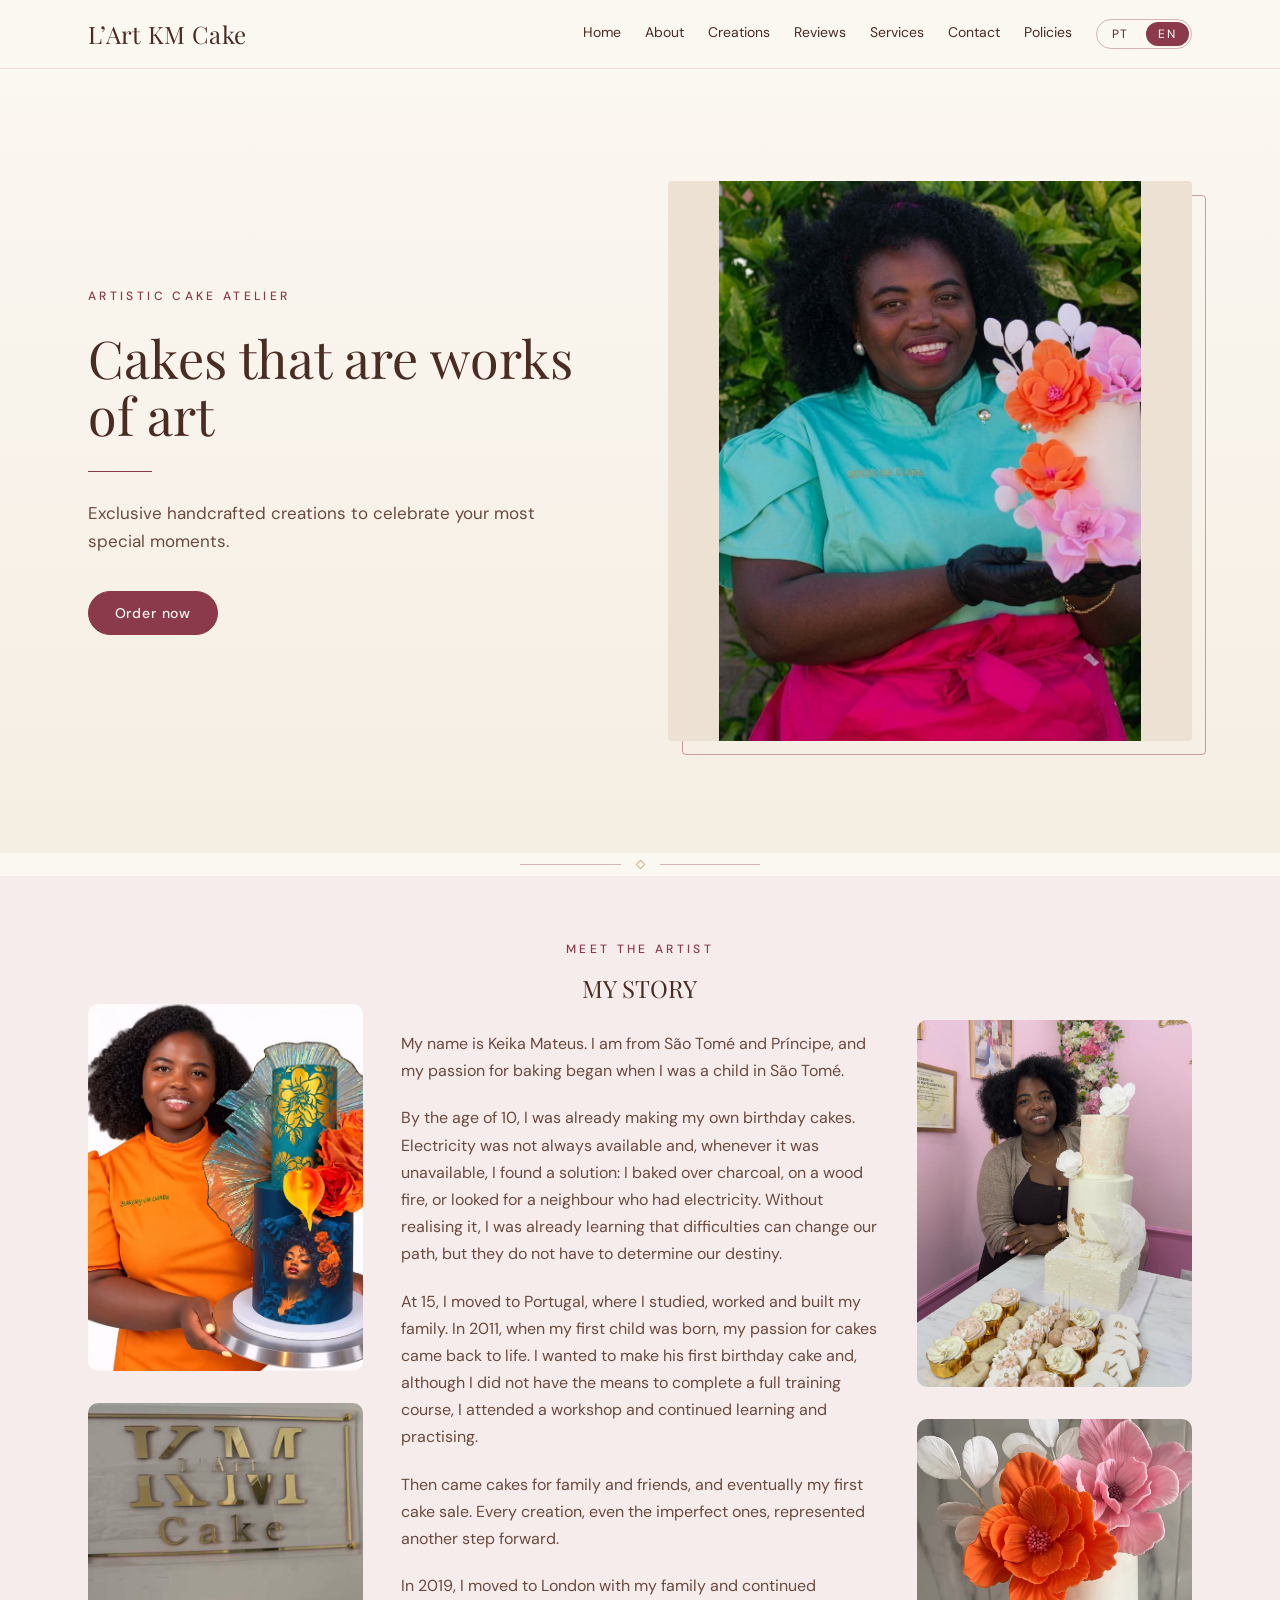
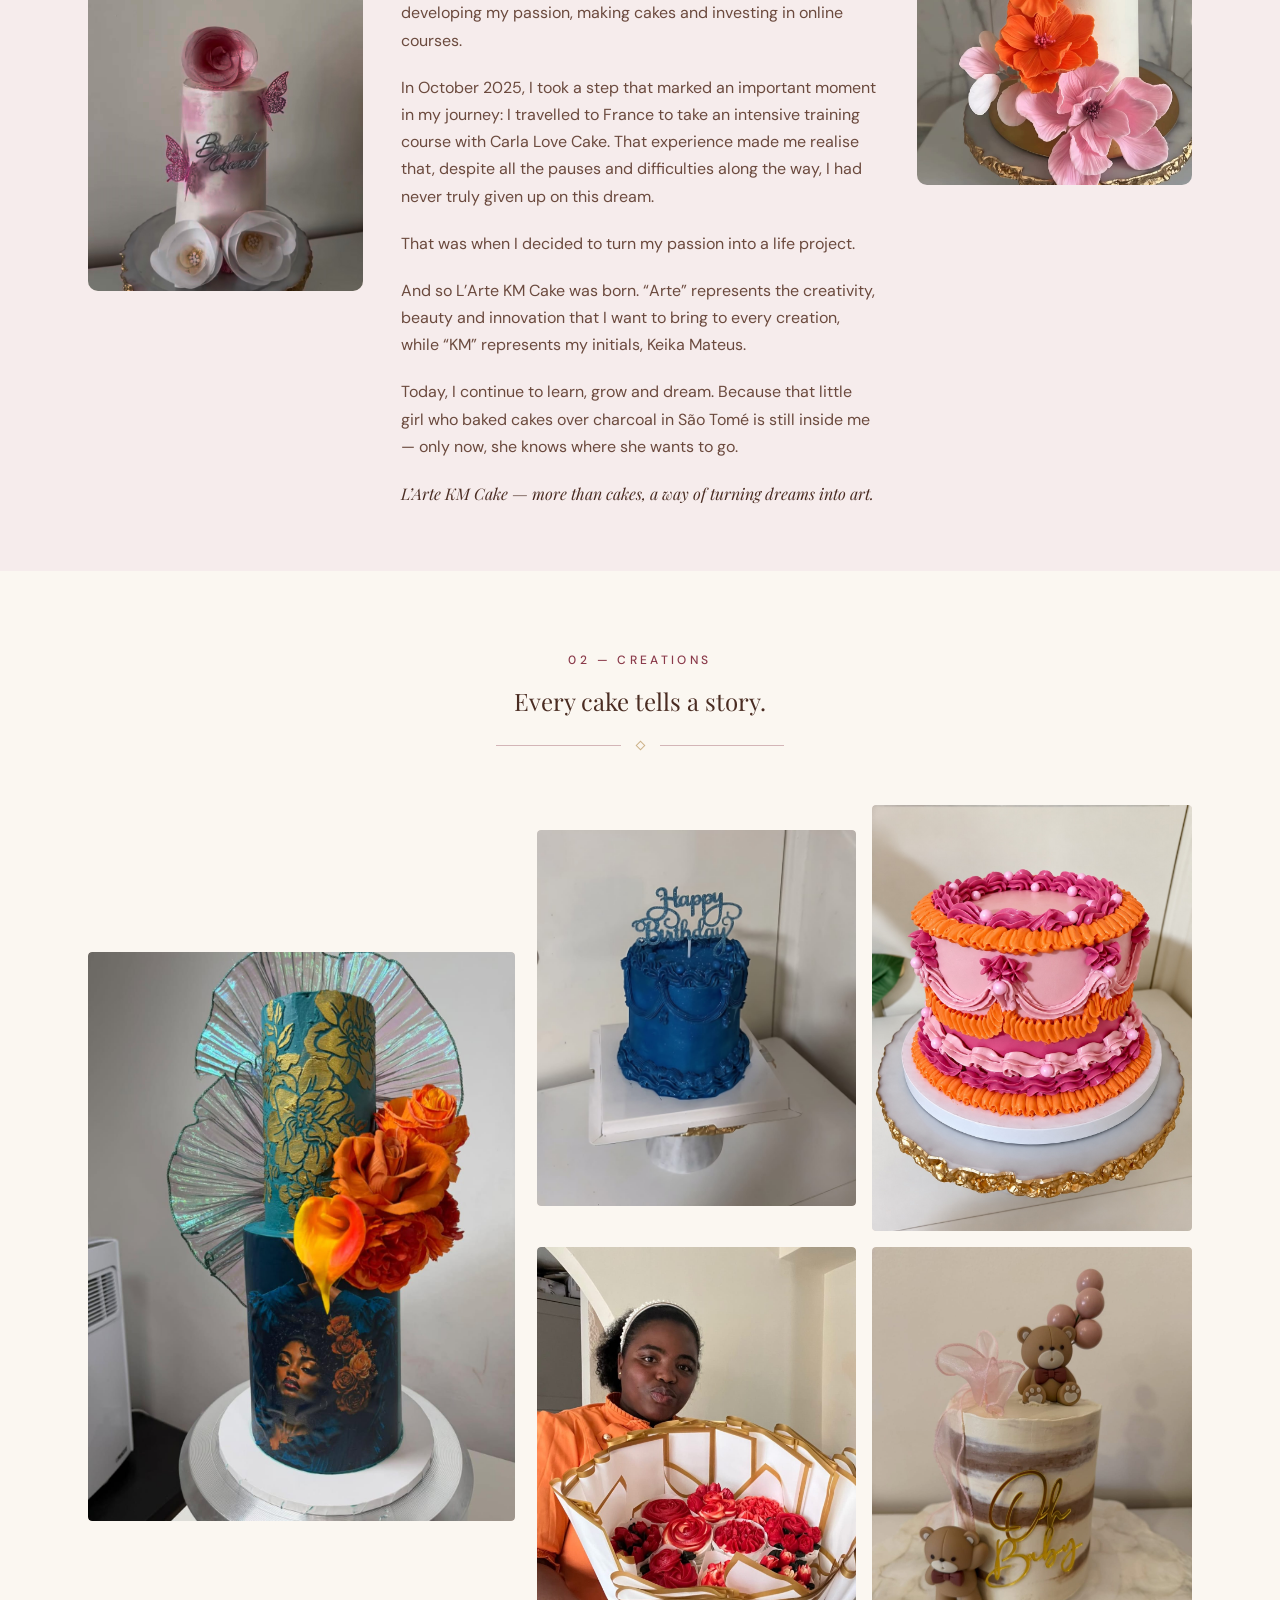
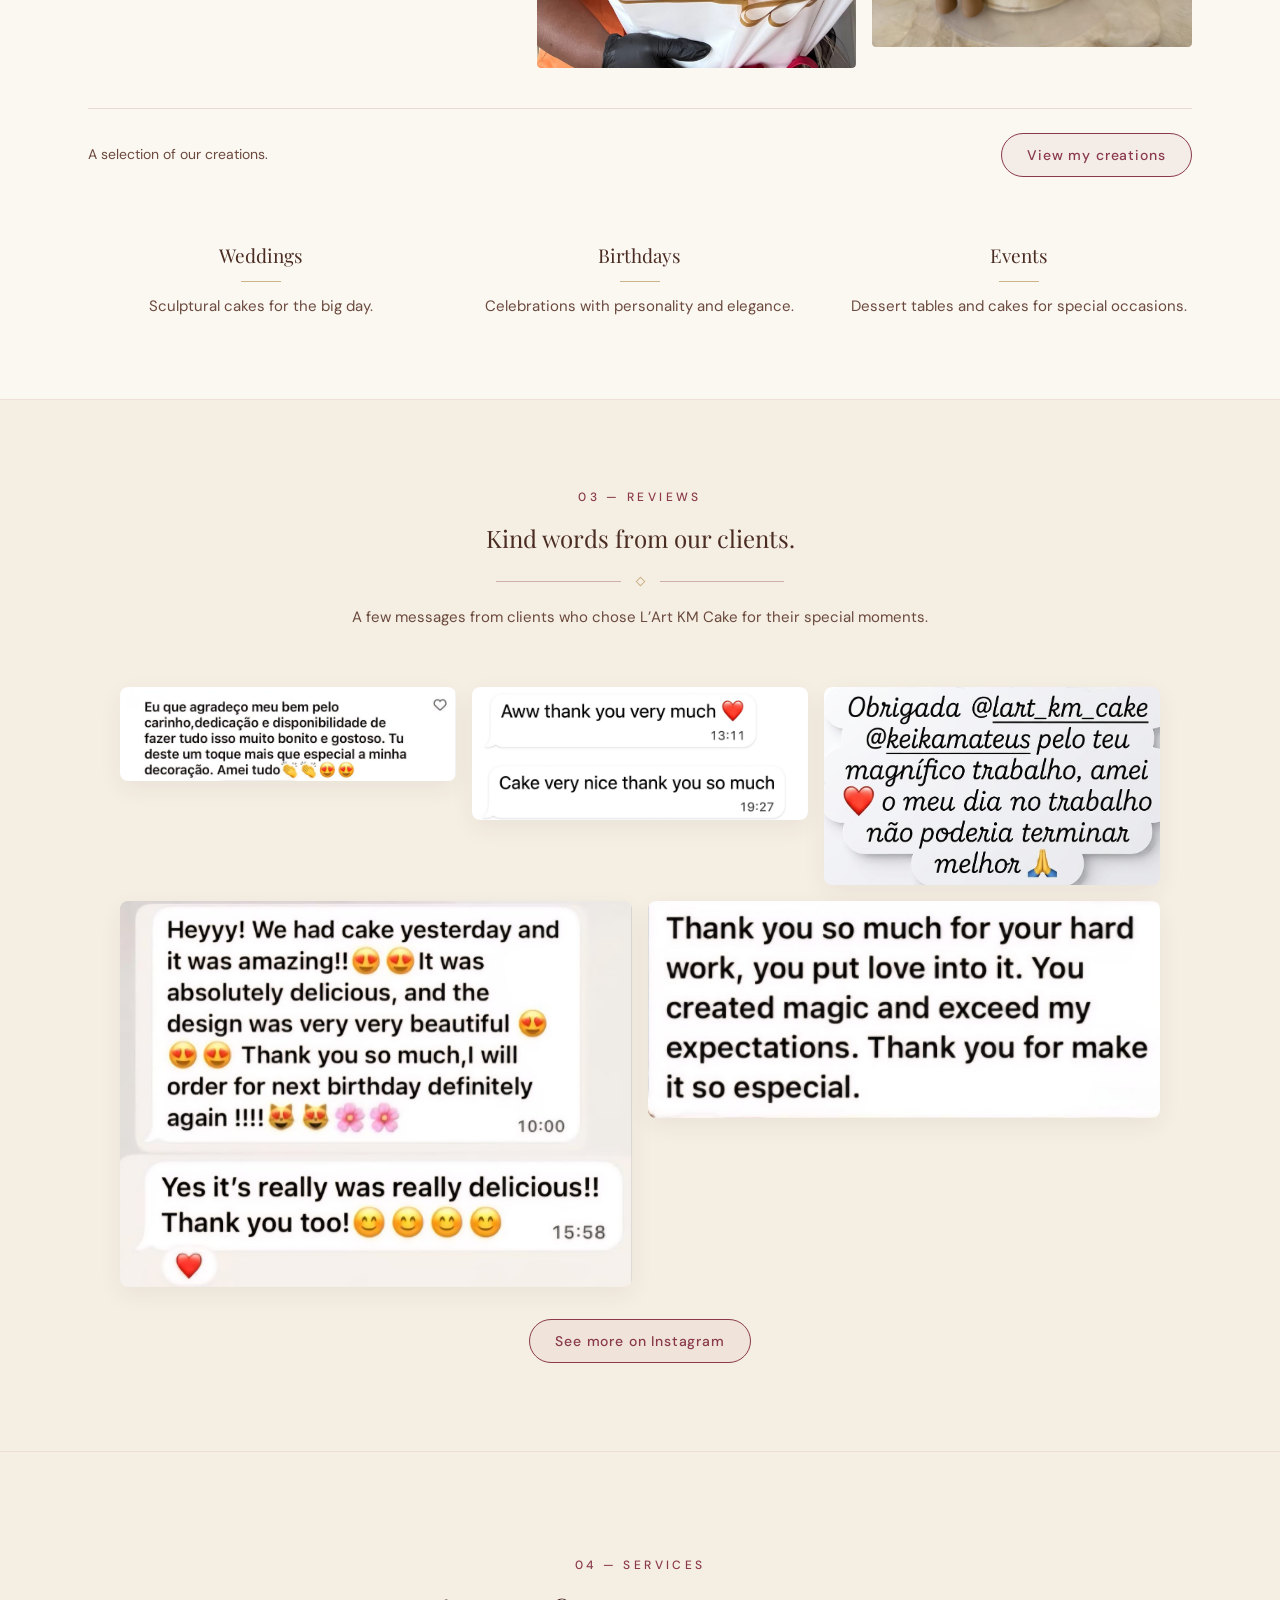
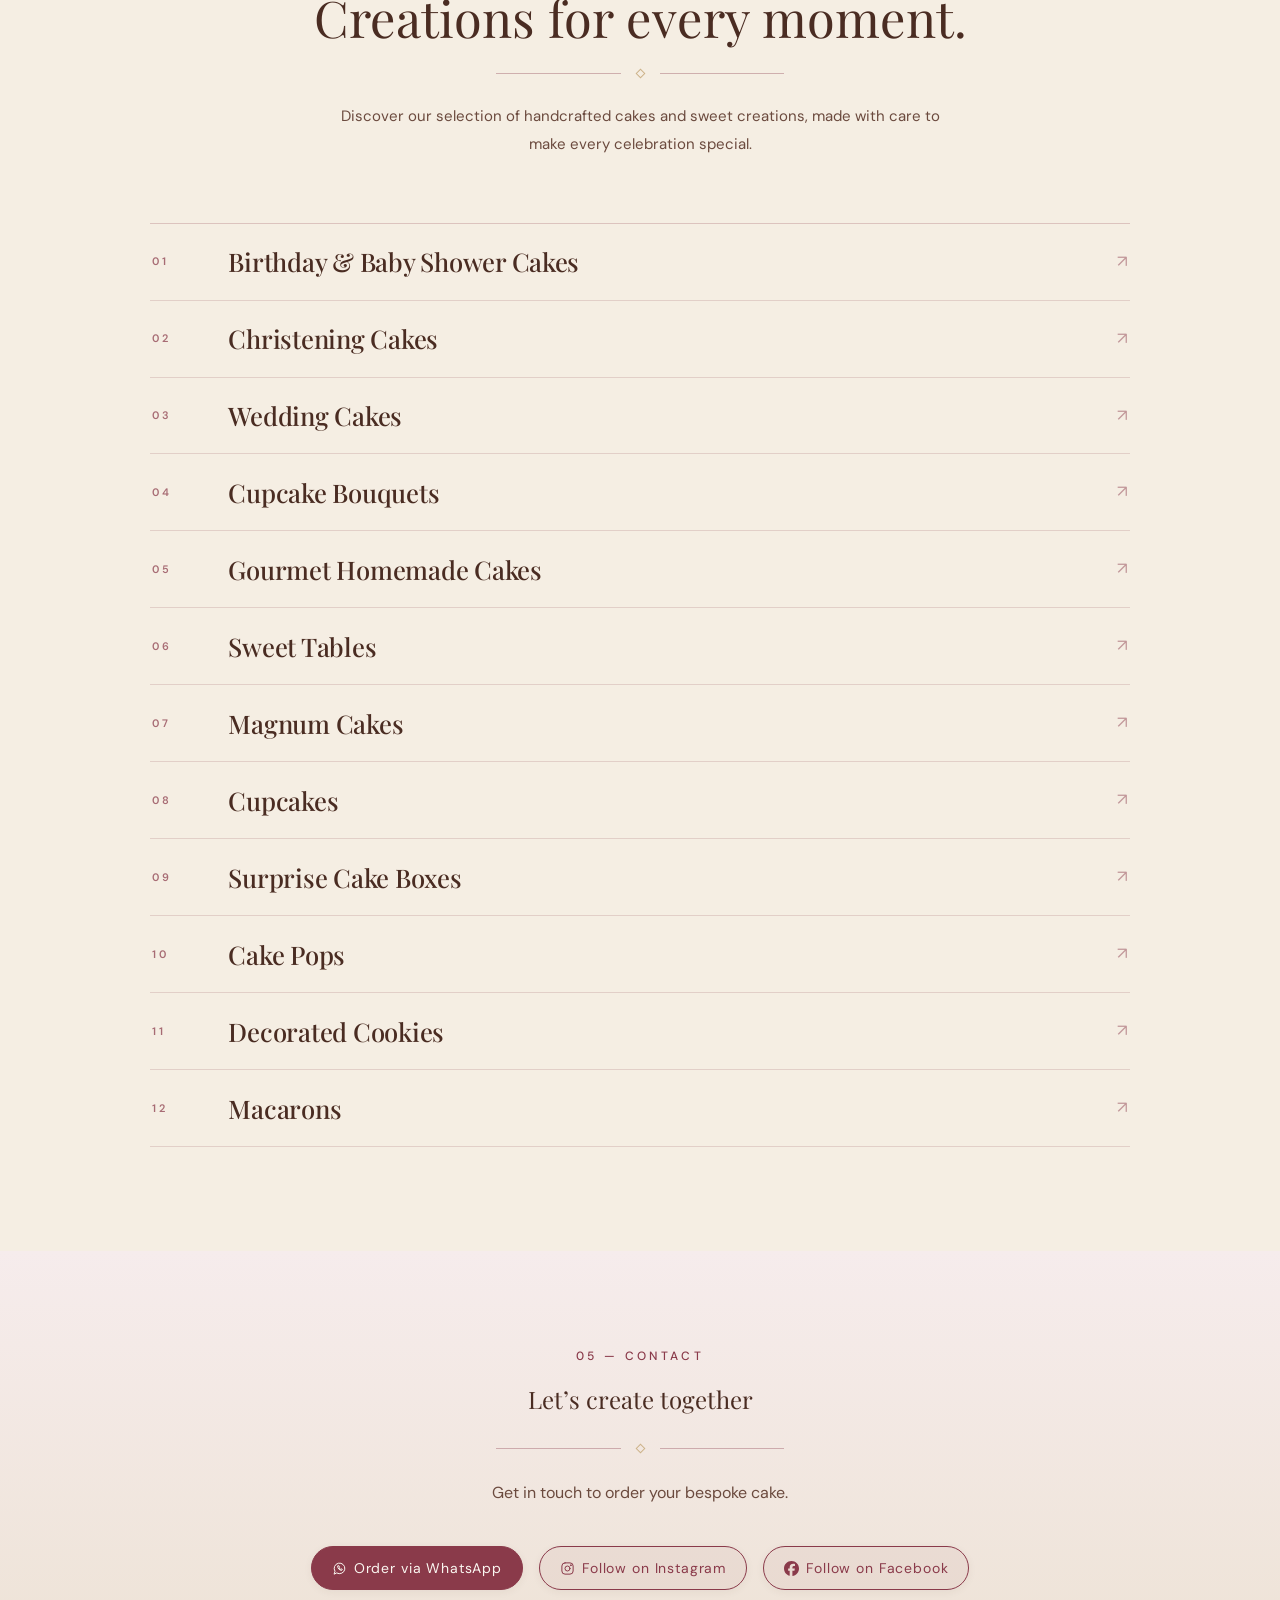
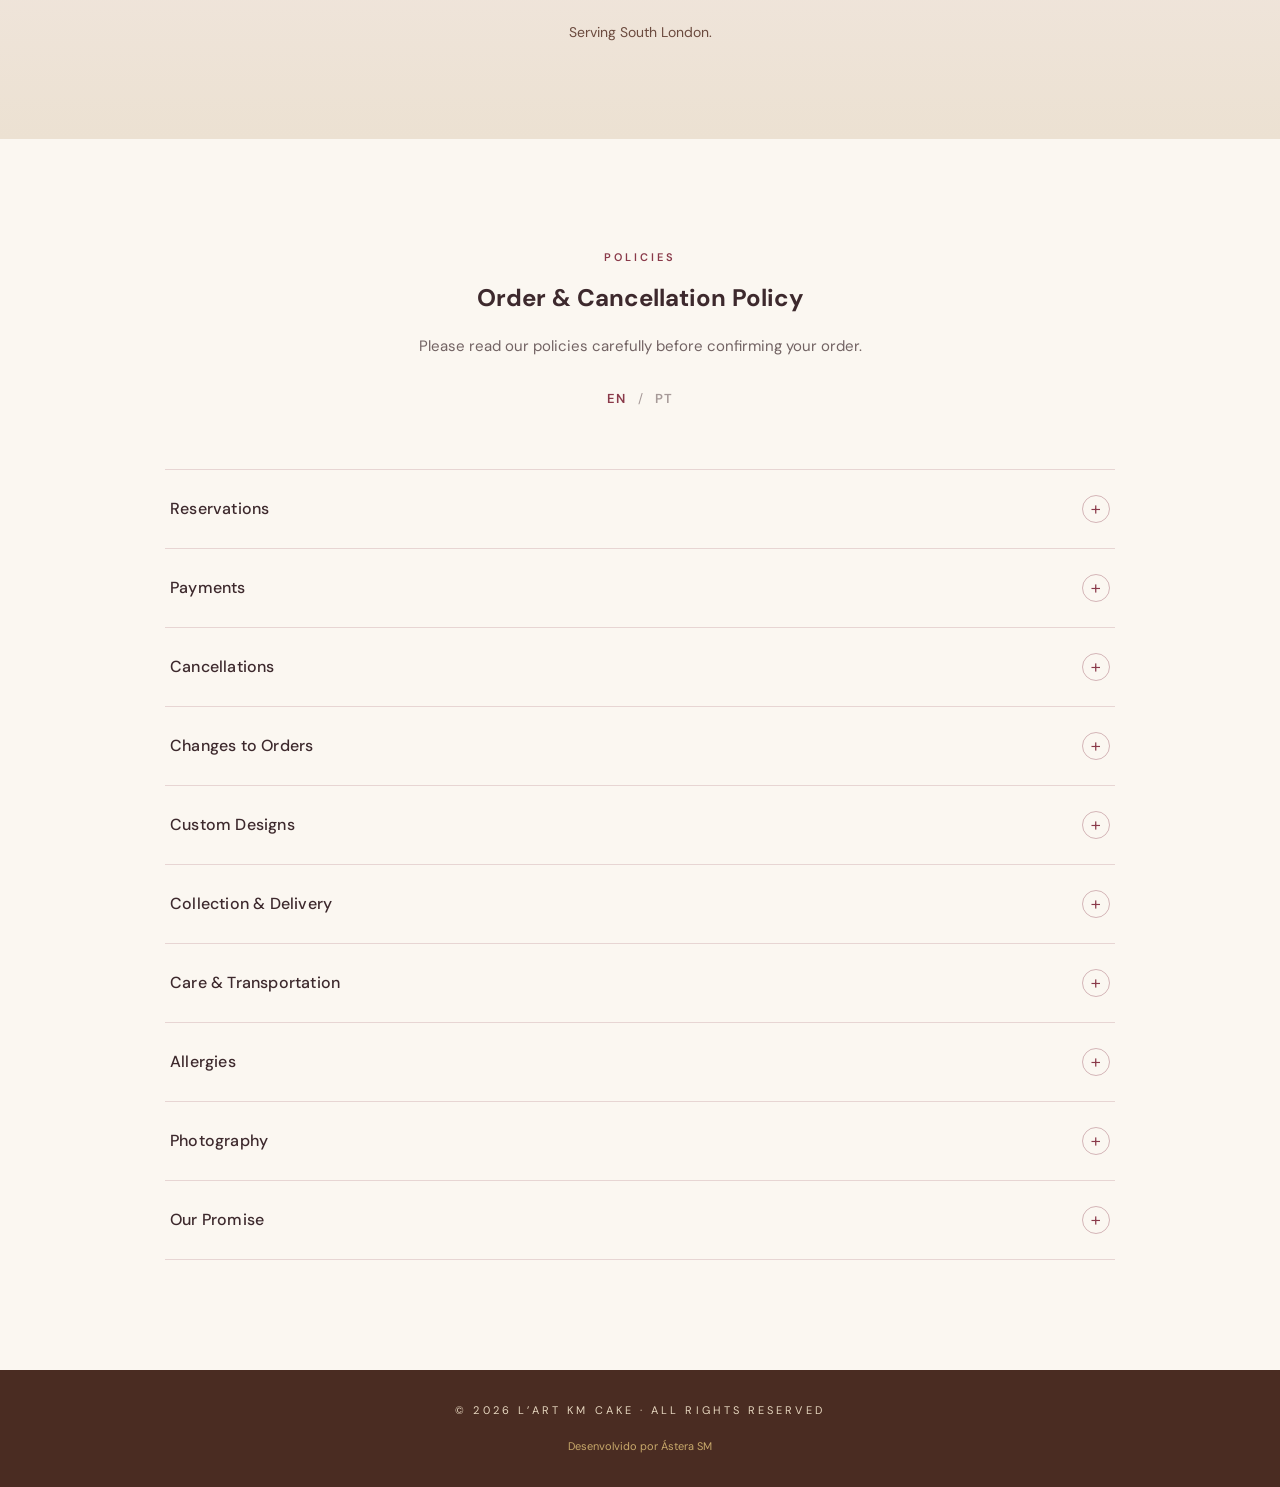
<file: index.html>
<!DOCTYPE html>

<html lang="en" data-lang="en">
<head>
  <meta charset="UTF-8">
  <meta name="viewport" content="width=device-width, initial-scale=1.0">
  <title>L'Art KM Cake | Bespoke Cakes in South London</title>
  <meta name="description" content="L'Art KM Cake — artistic, handcrafted bespoke cakes for birthdays, weddings and events in South London.">
  <link rel="canonical" href="https://lartkmcake.co.uk/">

  <meta property="og:type" content="website">
  <meta property="og:title" content="L'Art KM Cake | Bespoke Cakes in South London">
  <meta property="og:description" content="Exclusive handcrafted creations to celebrate your most special moments.">
  <meta property="og:url" content="https://lartkmcake.co.uk/">
  <meta property="og:image" content="https://lartkmcake.co.uk/images/hero/hero-image.jpg">

  <link rel="icon" href="images/logo/favicon.png">

  <link rel="preconnect" href="https://fonts.googleapis.com">
  <link rel="preconnect" href="https://fonts.gstatic.com" crossorigin>
  <link href="https://fonts.googleapis.com/css2?family=DM+Sans:wght@400;500&family=Playfair+Display:ital,wght@0,400;0,500;1,400&display=swap" rel="stylesheet">
  <link rel="stylesheet" href="style.css">
</head>
<body>

  <a class="skip-link" href="#main"><span class="pt">Saltar para o conteúdo</span><span class="en">Skip to content</span></a>

  <header class="site-header">
    <div class="container header-inner">
      <a class="brand serif" href="#inicio">L’Art KM Cake</a>

      <div class="header-right">
        <nav id="site-nav" class="nav" aria-label="Main / Principal">
          <a href="#inicio" class="nav-link"><span class="pt">Início</span><span class="en">Home</span></a>
          <a href="#sobre" class="nav-link"><span class="pt">Sobre</span><span class="en">About</span></a>
          <a href="#criacoes" class="nav-link"><span class="pt">Criações</span><span class="en">Creations</span></a>
          <a href="#reviews" class="nav-link"><span class="pt">Depoimentos</span><span class="en">Reviews</span></a>
          <a href="#servicos" class="nav-link"><span class="pt">Serviços</span><span class="en">Services</span></a>
          <a href="#contato" class="nav-link"><span class="pt">Contato</span><span class="en">Contact</span></a>
          <a href="#policies" class="nav-link"><span class="pt">Políticas</span><span class="en">Policies</span></a>
        </nav>

        <div class="lang-switch" role="group" aria-label="Idioma / Language">
          <button type="button" class="lang-btn" data-lang-set="pt" aria-pressed="false">PT</button>
          <button type="button" class="lang-btn" data-lang-set="en" aria-pressed="true">EN</button>
        </div>

        <button type="button" class="menu-toggle" aria-controls="site-nav" aria-expanded="false" aria-label="Menu">
          <span class="menu-bar"></span><span class="menu-bar"></span><span class="menu-bar"></span>
        </button>
      </div>
    </div>
  </header>

  <main id="main">

    <section id="inicio" class="hero">
      <div class="container hero-grid">
        <div class="hero-text rise">
          <p class="label"><span class="pt">Ateliê de bolos artísticos</span><span class="en">Artistic cake atelier</span></p>
          <h1 class="serif">
            <span class="pt">Bolos que são obras de arte</span>
            <span class="en">Cakes that are works of art</span>
          </h1>
          <div class="rule" aria-hidden="true"></div>
          <p class="hero-sub">
            <span class="pt">Criações exclusivas e feitas à mão para celebrar os seus momentos mais especiais.</span>
            <span class="en">Exclusive handcrafted creations to celebrate your most special moments.</span>
          </p>
          <div class="hero-cta">
            <a class="btn btn-primary" href="https://wa.me/message/HSHELMUKQOTOE1" target="_blank" rel="noopener noreferrer">
              <span class="pt">Encomendar</span><span class="en">Order now</span>
            </a>
          </div>
        </div>

        <div class="frame rise" style="animation-delay:.2s">
          <img width="892" height="1185" class="hero-img" src="images/hero/hero-image.jpg" alt="Bolo vertical decorado com flores cor-de-rosa e laranja / Tall cake decorated with pink and orange flowers">
        </div>
      </div>
    </section>

    <div class="divider section-divider" aria-hidden="true"><span></span></div>

    <section id="sobre" class="about">
      <div class="container about-editorial">

        <div class="about-photo-one">
          <img width="1440" height="1598" src="images/about/about-1-kitchen.jpg" loading="lazy" alt="Woman sprinkling flour on dough in a cozy kitchen. Rustic ambiance with a focus on homemade cooking.">
          <img width="720" height="1280" class="about-added-image" src="images/about/about-2-pink-cake.jpg" loading="lazy" alt="Pink and white birthday cake with floral decorations and a butterfly topper.">
        </div>

        <div class="about-copy">
          <div class="about-head">
            <p class="label">MEET THE ARTIST</p>
            <h2 class="serif"><span class="pt">MINHA HISTÓRIA</span><span class="en">MY STORY</span></h2>
          </div>

          <div class="pt story">
            <p>O meu nome é Keika Mateus, sou são-tomense e a minha paixão pela confeitaria começou ainda em criança, em São Tomé.</p>
            <p>Por volta dos 10 anos, já fazia os meus próprios bolos de aniversário. Nem sempre havia eletricidade e, quando faltava, eu encontrava uma solução: assava no carvão, no fogo de lenha ou procurava uma vizinha que tivesse eletricidade. Sem perceber, começava ali a aprender que as dificuldades podem mudar o caminho, mas não precisam de determinar o nosso destino.</p>
            <p>Aos 15 anos, mudei-me para Portugal, onde estudei, trabalhei e construí a minha família. Em 2011, com o nascimento do meu primeiro filho, a paixão pelos bolos voltou a ganhar força. Queria fazer o seu primeiro bolo de aniversário e, mesmo sem condições para uma formação completa, fiz um workshop e continuei a aprender e a praticar.</p>
            <p>Vieram os bolos para familiares, amigos e, depois, o meu primeiro bolo vendido. Cada criação, mesmo imperfeita, representava mais um passo.</p>
            <p>Em 2019, mudei-me com a minha família para Londres e continuei a desenvolver esta paixão, fazendo bolos e investindo em cursos online.</p>
            <p>Em outubro de 2025, dei um passo que marcou a minha caminhada: viajei até França para fazer uma formação intensiva com a Carla Love Cake. Essa experiência fez-me perceber que, apesar de todas as pausas e dificuldades, eu nunca tinha desistido verdadeiramente deste sonho.</p>
            <p>Foi então que decidi transformar a minha paixão num projeto de vida.</p>
            <p>Assim nasceu a L’Arte KM Cake. “Arte” representa a criatividade, beleza e inovação que quero transmitir em cada criação, e “KM” são as minhas iniciais, Keika Mateus.</p>
            <p>Hoje, continuo a aprender, a crescer e a sonhar. Porque aquela menina que assava bolos no carvão em São Tomé continua dentro de mim — só que agora sabe onde quer chegar.</p>
            <p class="story-close">L’Arte KM Cake — mais do que bolos, uma forma de transformar sonhos em arte.</p>
          </div>

          <div class="en story">
            <p>My name is Keika Mateus. I am from São Tomé and Príncipe, and my passion for baking began when I was a child in São Tomé.</p>
            <p>By the age of 10, I was already making my own birthday cakes. Electricity was not always available and, whenever it was unavailable, I found a solution: I baked over charcoal, on a wood fire, or looked for a neighbour who had electricity. Without realising it, I was already learning that difficulties can change our path, but they do not have to determine our destiny.</p>
            <p>At 15, I moved to Portugal, where I studied, worked and built my family. In 2011, when my first child was born, my passion for cakes came back to life. I wanted to make his first birthday cake and, although I did not have the means to complete a full training course, I attended a workshop and continued learning and practising.</p>
            <p>Then came cakes for family and friends, and eventually my first cake sale. Every creation, even the imperfect ones, represented another step forward.</p>
            <p>In 2019, I moved to London with my family and continued developing my passion, making cakes and investing in online courses.</p>
            <p>In October 2025, I took a step that marked an important moment in my journey: I travelled to France to take an intensive training course with Carla Love Cake. That experience made me realise that, despite all the pauses and difficulties along the way, I had never truly given up on this dream.</p>
            <p>That was when I decided to turn my passion into a life project.</p>
            <p>And so L’Arte KM Cake was born. “Arte” represents the creativity, beauty and innovation that I want to bring to every creation, while “KM” represents my initials, Keika Mateus.</p>
            <p>Today, I continue to learn, grow and dream. Because that little girl who baked cakes over charcoal in São Tomé is still inside me — only now, she knows where she wants to go.</p>
            <p class="story-close">L’Arte KM Cake — more than cakes, a way of turning dreams into art.</p>
          </div>
        </div>

        <div class="about-photo-two">
          <img width="900" height="1600" src="images/about/about-3-training.jpg" loading="lazy" alt="Keika presenting a decorated cake during an in-person cake training.">
          <img width="1056" height="1600" src="images/about/about-4-orange-flowers.jpg" loading="lazy" alt="Decorated cake with vibrant orange and pink flowers on a pedestal.">
        </div>

      </div>
    </section>

    <section id="criacoes" class="creations">
      <div class="container creations-inner">
        <div class="section-head">
          <p class="label"><span class="pt">02 — Criações</span><span class="en">02 — Creations</span></p>
          <h2 class="serif">
            <span class="pt">Cada bolo conta uma história.</span>
            <span class="en">Every cake tells a story.</span>
          </h2>
          <div class="divider" aria-hidden="true"><span></span></div>
        </div>

        <div class="gallery-grid gallery-grid-featured">
          <figure class="gallery-item"><img width="1200" height="1600" src="images/gallery/Imagem 1.jpg" loading="lazy" alt="L’Art KM Cake creation 1 / Criação 1 da L’Art KM Cake"></figure>
          <figure class="gallery-item"><img width="1359" height="1600" src="images/gallery/Imagem 2.jpg" loading="lazy" alt="L’Art KM Cake creation 2 / Criação 2 da L’Art KM Cake"></figure>
          <figure class="gallery-item"><img width="1086" height="1448" src="images/gallery/Imagem 3.jpg" loading="lazy" alt="L’Art KM Cake creation 3 / Criação 3 da L’Art KM Cake"></figure>
          <figure class="gallery-item"><img width="1145" height="1508" src="images/gallery/Imagem 4.jpg" loading="lazy" alt="L’Art KM Cake creation 4 / Criação 4 da L’Art KM Cake"></figure>
          <figure class="gallery-item"><img width="1279" height="1600" src="images/gallery/Imagem 6.jpg" loading="lazy" alt="L’Art KM Cake creation 6 / Criação 6 da L’Art KM Cake"></figure>
        </div>

        <div class="creations-more">
          <p><span class="pt">Uma seleção das nossas criações.</span><span class="en">A selection of our creations.</span></p>
          <a class="btn btn-ghost" href="creations/">
            <span class="pt">Ver minhas criações</span><span class="en">View my creations</span>
          </a>
        </div>

        <div class="services">
          <article class="service">
            <h3 class="serif"><span class="pt">Casamentos</span><span class="en">Weddings</span></h3>
            <div class="rule-sm" aria-hidden="true"></div>
            <p><span class="pt">Bolos esculturais para o grande dia.</span><span class="en">Sculptural cakes for the big day.</span></p>
          </article>
          <article class="service">
            <h3 class="serif"><span class="pt">Aniversários</span><span class="en">Birthdays</span></h3>
            <div class="rule-sm" aria-hidden="true"></div>
            <p><span class="pt">Celebrações com personalidade e elegância.</span><span class="en">Celebrations with personality and elegance.</span></p>
          </article>
          <article class="service">
            <h3 class="serif"><span class="pt">Eventos</span><span class="en">Events</span></h3>
            <div class="rule-sm" aria-hidden="true"></div>
            <p><span class="pt">Mesas de doces e bolos para ocasiões especiais.</span><span class="en">Dessert tables and cakes for special occasions.</span></p>
          </article>
        </div>
      </div>
    </section>

    <section id="reviews" class="reviews-section">
      <div class="container reviews-inner">
        <div class="section-head reviews-head">
          <p class="label"><span class="pt">03 — Depoimentos</span><span class="en">03 — Reviews</span></p>
          <h2 class="serif">
            <span class="pt">Palavras de quem confiou em nós.</span>
            <span class="en">Kind words from our clients.</span>
          </h2>
          <div class="divider" aria-hidden="true"><span></span></div>
          <p class="reviews-intro">
            <span class="pt">Algumas mensagens de clientes que escolheram a L’Art KM Cake para momentos especiais.</span>
            <span class="en">A few messages from clients who chose L’Art KM Cake for their special moments.</span>
          </p>
        </div>

        <div class="reviews-grid" aria-label="Client reviews">
          <figure class="review-card">
            <img width="1600" height="444" src="images/reviews/review-1.jpg" loading="lazy" alt="Client review for L’Art KM Cake">
          </figure>
          <figure class="review-card">
            <img width="1620" height="640" src="images/reviews/review-2.jpg" loading="lazy" alt="Client review for L’Art KM Cake">
          </figure>
          <figure class="review-card">
            <img width="959" height="565" src="images/reviews/review-3.jpg" loading="lazy" alt="Client review for L’Art KM Cake">
          </figure>
          <figure class="review-card">
            <img width="1472" height="1110" src="images/reviews/review-4.jpg" loading="lazy" alt="Client review for L’Art KM Cake">
          </figure>
          <figure class="review-card">
            <img width="1300" height="550" src="images/reviews/review-5.jpg" loading="lazy" alt="Client review for L’Art KM Cake">
          </figure>
        </div>

        <div class="reviews-cta">
          <a class="btn btn-ghost" href="https://www.instagram.com/lart_km_cake/" target="_blank" rel="noopener noreferrer">
            <span class="pt">Ver mais no Instagram</span>
            <span class="en">See more on Instagram</span>
          </a>
        </div>
      </div>
    </section>

    <section id="servicos" class="services-page">
      <div class="container services-page-inner">
        <div class="section-head services-page-head">
          <p class="label"><span class="pt">04 — Serviços</span><span class="en">04 — Services</span></p>
          <h2 class="serif">
            <span class="pt">Criações para cada momento.</span>
            <span class="en">Creations for every moment.</span>
          </h2>
          <div class="divider" aria-hidden="true"><span></span></div>
          <p class="services-page-intro">
            <span class="pt">Descubra a nossa seleção de bolos e doces artesanais, preparados com cuidado para tornar cada celebração especial.</span>
            <span class="en">Discover our selection of handcrafted cakes and sweet creations, made with care to make every celebration special.</span>
          </p>
        </div>

        <div class="services-list" role="list">
          <article class="service-card" role="listitem"><span class="service-number">01</span><h3 class="serif"><span class="pt">Bolos de aniversário & Baby Shower</span><span class="en">Birthday & Baby Shower Cakes</span></h3></article>
          <article class="service-card" role="listitem"><span class="service-number">02</span><h3 class="serif"><span class="pt">Batizados</span><span class="en">Christening Cakes</span></h3></article>
          <article class="service-card" role="listitem"><span class="service-number">03</span><h3 class="serif"><span class="pt">Casamentos</span><span class="en">Wedding Cakes</span></h3></article>
          <article class="service-card" role="listitem"><span class="service-number">04</span><h3 class="serif"><span class="pt">Bouquet de Cupcakes</span><span class="en">Cupcake Bouquets</span></h3></article>
          <article class="service-card" role="listitem"><span class="service-number">05</span><h3 class="serif"><span class="pt">Bolos Gourmet Caseiros</span><span class="en">Gourmet Homemade Cakes</span></h3></article>
          <article class="service-card" role="listitem"><span class="service-number">06</span><h3 class="serif"><span class="pt">Sweet Tables</span><span class="en">Sweet Tables</span></h3></article>
          <article class="service-card" role="listitem"><span class="service-number">07</span><h3 class="serif"><span class="pt">Magnum Cake</span><span class="en">Magnum Cakes</span></h3></article>
          <article class="service-card" role="listitem"><span class="service-number">08</span><h3 class="serif"><span class="pt">Cupcakes</span><span class="en">Cupcakes</span></h3></article>
          <article class="service-card" role="listitem"><span class="service-number">09</span><h3 class="serif"><span class="pt">Cake Box Surpresa</span><span class="en">Surprise Cake Boxes</span></h3></article>
          <article class="service-card" role="listitem"><span class="service-number">10</span><h3 class="serif"><span class="pt">Popcakes</span><span class="en">Cake Pops</span></h3></article>
          <article class="service-card" role="listitem"><span class="service-number">11</span><h3 class="serif"><span class="pt">Bolachas Decoradas</span><span class="en">Decorated Cookies</span></h3></article>
          <article class="service-card" role="listitem"><span class="service-number">12</span><h3 class="serif"><span class="pt">Macarons</span><span class="en">Macarons</span></h3></article>
        </div>
      </div>
    </section>

    <section id="contato" class="contact">
      <div class="container contact-inner">
        <p class="label"><span class="pt">05 — Contato</span><span class="en">05 — Contact</span></p>
        <h2 class="serif"><span class="pt">Vamos criar juntos</span><span class="en">Let’s create together</span></h2>
        <div class="divider" aria-hidden="true"><span></span></div>
        <p class="contact-text">
          <span class="pt">Fale conosco para encomendar o seu bolo personalizado.</span>
          <span class="en">Get in touch to order your bespoke cake.</span>
        </p>

        <div class="contact-actions">
          <a class="btn btn-primary btn-contact" href="https://wa.me/message/HSHELMUKQOTOE1" target="_blank" rel="noopener noreferrer">
            <svg viewBox="0 0 24 24" fill="none" stroke="currentColor" stroke-width="1.6" stroke-linecap="round" stroke-linejoin="round" aria-hidden="true"><path d="M3.5 20.5l1.3-4.1A8.5 8.5 0 1 1 8 19.4z"></path><path d="M9 8.5c0 3.5 3 6.5 6.5 6.5l1-1.6-2-1-1 .8a4 4 0 0 1-2.2-2.2l.8-1-1-2z"></path></svg>
            <span class="pt">Encomendar via WhatsApp</span><span class="en">Order via WhatsApp</span>
          </a>
          <a class="btn btn-ghost btn-contact" href="https://www.instagram.com/lart_km_cake/" target="_blank" rel="noopener noreferrer">
            <svg viewBox="0 0 24 24" fill="none" stroke="currentColor" stroke-width="1.6" stroke-linecap="round" stroke-linejoin="round" aria-hidden="true"><rect x="3" y="3" width="18" height="18" rx="5"></rect><circle cx="12" cy="12" r="4"></circle><circle cx="17.3" cy="6.7" r=".6" fill="currentColor"></circle></svg>
            <span class="pt">Seguir no Instagram</span><span class="en">Follow on Instagram</span>
          </a>
          <a class="btn btn-ghost btn-contact" href="https://www.facebook.com/share/19YKp4PemU/" target="_blank" rel="noopener noreferrer">
            <svg viewBox="0 0 24 24" fill="currentColor" aria-hidden="true"><path d="M9.101 23.691v-7.98H6.627v-3.667h2.474v-1.58c0-4.085 1.848-5.978 5.858-5.978.401 0 .955.042 1.468.103a8.68 8.68 0 0 1 1.141.195v3.325a8.623 8.623 0 0 0-.653-.036 26.805 26.805 0 0 0-.733-.009c-.707 0-1.259.096-1.675.309a1.686 1.686 0 0 0-.679.622c-.258.42-.374.995-.374 1.752v1.297h3.919l-.386 2.103-.287 1.564h-3.246v8.245C19.396 23.238 24 18.179 24 12.044c0-6.627-5.373-12-12-12s-12 5.373-12 12c0 5.628 3.874 10.35 9.101 11.647Z"></path></svg>
            <span class="pt">Seguir no Facebook</span><span class="en">Follow on Facebook</span>
          </a>
        </div>

        <p class="location">
          <span class="pt">Atendemos em South London.</span>
          <span class="en">Serving South London.</span>
        </p>
      </div>
    </section>

<section id="policies" class="policies-section">

    <div class="policies-container">

        <div class="policies-heading">
            <span class="policies-eyebrow">POLICIES</span>

            <h2 data-policy-en="Order & Cancellation Policy"
                data-policy-pt="Política de Encomendas e Cancelamentos">
                Order & Cancellation Policy
            </h2>

            <p class="policies-intro"
               data-policy-en="Please read our policies carefully before confirming your order."
               data-policy-pt="Por favor, leia atentamente as nossas políticas antes de confirmar a sua encomenda.">
                Please read our policies carefully before confirming your order.
            </p>

            <div class="policy-language-switch" aria-label="Language selector">
                <button
                    type="button"
                    class="policy-lang-btn active"
                    data-policy-language="en">
                    EN
                </button>

                <span>/</span>

                <button
                    type="button"
                    class="policy-lang-btn"
                    data-policy-language="pt">
                    PT
                </button>
            </div>
        </div>

        <div class="policies-accordion">

            <div class="policy-item">
                <button class="policy-question" type="button">
                    <span class="policy-title">
                        <span class="policy-en">Reservations</span>
                        <span class="policy-pt">Reservas</span>
                    </span>

                    <span class="policy-icon">+</span>
                </button>

                <div class="policy-answer">
                    <div class="policy-en">
                        A date is only confirmed once the agreed deposit has been received.
                        Until then, the date remains available to other clients.
                    </div>

                    <div class="policy-pt">
                        Uma data só é confirmada após o recebimento do depósito acordado.
                        Até esse momento, a data permanece disponível para outros clientes.
                    </div>
                </div>
            </div>

            <div class="policy-item">
                <button class="policy-question" type="button">
                    <span class="policy-title">
                        <span class="policy-en">Payments</span>
                        <span class="policy-pt">Pagamentos</span>
                    </span>

                    <span class="policy-icon">+</span>
                </button>

                <div class="policy-answer">
                    <div class="policy-en">
                        Payment details and deadlines will be confirmed when the order is booked.
                        The remaining balance must be paid within the agreed timeframe.
                    </div>

                    <div class="policy-pt">
                        Os detalhes do pagamento e os prazos serão confirmados no momento
                        da reserva da encomenda. O valor restante deverá ser pago dentro
                        do prazo acordado.
                    </div>
                </div>
            </div>

            <div class="policy-item">
                <button class="policy-question" type="button">
                    <span class="policy-title">
                        <span class="policy-en">Cancellations</span>
                        <span class="policy-pt">Cancelamentos</span>
                    </span>

                    <span class="policy-icon">+</span>
                </button>

                <div class="policy-answer">
                    <div class="policy-en">
                        Once an order is confirmed, the deposit is non-refundable in case
                        of cancellation by the client. If production or the purchase of
                        specific materials has already started, additional costs may also apply.
                    </div>

                    <div class="policy-pt">
                        Após a confirmação da encomenda, o depósito não é reembolsável em
                        caso de cancelamento por parte do cliente. Se a produção ou a compra
                        de materiais específicos já tiver sido iniciada, poderão também ser
                        aplicados custos adicionais.
                    </div>
                </div>
            </div>

            <div class="policy-item">
                <button class="policy-question" type="button">
                    <span class="policy-title">
                        <span class="policy-en">Changes to Orders</span>
                        <span class="policy-pt">Alterações às Encomendas</span>
                    </span>

                    <span class="policy-icon">+</span>
                </button>

                <div class="policy-answer">
                    <div class="policy-en">
                        Changes to the date, size, flavours, colours, decorations or design
                        should be requested as early as possible and are subject to availability.
                        Significant changes may affect the original price.
                    </div>

                    <div class="policy-pt">
                        Alterações à data, tamanho, sabores, cores, decoração ou design devem
                        ser solicitadas com a maior antecedência possível e estão sujeitas à
                        disponibilidade. Alterações significativas poderão afetar o preço original.
                    </div>
                </div>
            </div>

            <div class="policy-item">
                <button class="policy-question" type="button">
                    <span class="policy-title">
                        <span class="policy-en">Custom Designs</span>
                        <span class="policy-pt">Designs Personalizados</span>
                    </span>

                    <span class="policy-icon">+</span>
                </button>

                <div class="policy-answer">
                    <div class="policy-en">
                        Inspiration images are welcome as references. Due to the handmade
                        nature of our creations, exact reproductions cannot be guaranteed.
                        Small variations in colour, finish and decoration are part of each
                        unique creation.
                    </div>

                    <div class="policy-pt">
                        Imagens de inspiração são bem-vindas como referência. Devido à
                        natureza artesanal das nossas criações, não podemos garantir
                        reproduções exatas. Pequenas variações de cor, acabamento e decoração
                        fazem parte de cada criação única.
                    </div>
                </div>
            </div>

            <div class="policy-item">
                <button class="policy-question" type="button">
                    <span class="policy-title">
                        <span class="policy-en">Collection & Delivery</span>
                        <span class="policy-pt">Recolha & Entrega</span>
                    </span>

                    <span class="policy-icon">+</span>
                </button>

                <div class="policy-answer">
                    <div class="policy-en">
                        Collection or delivery times and locations must be agreed in advance.
                        Delivery fees depend on the destination and order.
                    </div>

                    <div class="policy-pt">
                        Os horários e locais de recolha ou entrega devem ser acordados
                        previamente. As taxas de entrega dependem do destino e da encomenda.
                    </div>
                </div>
            </div>

            <div class="policy-item">
                <button class="policy-question" type="button">
                    <span class="policy-title">
                        <span class="policy-en">Care & Transportation</span>
                        <span class="policy-pt">Cuidados & Transporte</span>
                    </span>

                    <span class="policy-icon">+</span>
                </button>

                <div class="policy-answer">
                    <div class="policy-en">
                        Once collected by the client or their representative, responsibility
                        for transportation and storage passes to the client. Care instructions
                        should be followed to preserve the cake.
                    </div>

                    <div class="policy-pt">
                        Após a recolha pelo cliente ou pelo seu representante, a responsabilidade
                        pelo transporte e armazenamento passa para o cliente. As instruções de
                        cuidados devem ser seguidas para preservar o bolo.
                    </div>
                </div>
            </div>

            <div class="policy-item">
                <button class="policy-question" type="button">
                    <span class="policy-title">
                        <span class="policy-en">Allergies</span>
                        <span class="policy-pt">Alergias</span>
                    </span>

                    <span class="policy-icon">+</span>
                </button>

                <div class="policy-answer">
                    <div class="policy-en">
                        Please inform us of any allergies or dietary requirements before
                        confirming your order. As allergens may be handled in our kitchen,
                        we cannot guarantee an allergen-free environment.
                    </div>

                    <div class="policy-pt">
                        Informe-nos sobre quaisquer alergias ou necessidades alimentares antes
                        de confirmar a sua encomenda. Como podem ser manuseados alergénios na
                        nossa cozinha, não podemos garantir um ambiente livre de alergénios.
                    </div>
                </div>
            </div>

            <div class="policy-item">
                <button class="policy-question" type="button">
                    <span class="policy-title">
                        <span class="policy-en">Photography</span>
                        <span class="policy-pt">Fotografia</span>
                    </span>

                    <span class="policy-icon">+</span>
                </button>

                <div class="policy-answer">
                    <div class="policy-en">
                        L’Ar KM Cake may photograph its creations for its portfolio,
                        website and social media.
                    </div>

                    <div class="policy-pt">
                        A L’Ar KM Cake poderá fotografar as suas criações para o seu portefólio,
                        website e redes sociais.
                    </div>
                </div>
            </div>

            <div class="policy-item policy-promise">
                <button class="policy-question" type="button">
                    <span class="policy-title">
                        <span class="policy-en">Our Promise</span>
                        <span class="policy-pt">O Nosso Compromisso</span>
                    </span>

                    <span class="policy-icon">+</span>
                </button>

                <div class="policy-answer">
                    <div class="policy-en">
                        Every L’Ar KM Cake creation is made with care, creativity and
                        attention to detail, designed to make your special moments memorable.
                        <br><br>
                        <strong>L’Ar KM Cake</strong><br>
                        Elegance in every detail. Memories in every creation.
                    </div>

                    <div class="policy-pt">
                        Cada criação da L’Ar KM Cake é feita com cuidado, criatividade e
                        atenção aos detalhes, pensada para tornar os seus momentos especiais
                        memoráveis.
                        <br><br>
                        <strong>L’Ar KM Cake</strong><br>
                        Elegância em cada detalhe. Memórias em cada criação.
                    </div>
                </div>
            </div>

        </div>

    </div>

</section>
  </main>

  <footer class="site-footer">
    <div class="container">
      <p class="label">
        <span class="pt">© 2026 L’Art KM Cake · Todos os direitos reservados</span>
        <span class="en">© 2026 L’Art KM Cake · All rights reserved</span>
      </p>
    </div>
    <p class="astera-credit">
  Desenvolvido por
  <a href="https://www.instagram.com/astera.cco/" target="_blank" rel="noopener noreferrer">
    Ástera SM
  </a>
</p>
  </footer>

  <script src="script.js"></script>
</body>
</html>
</file>
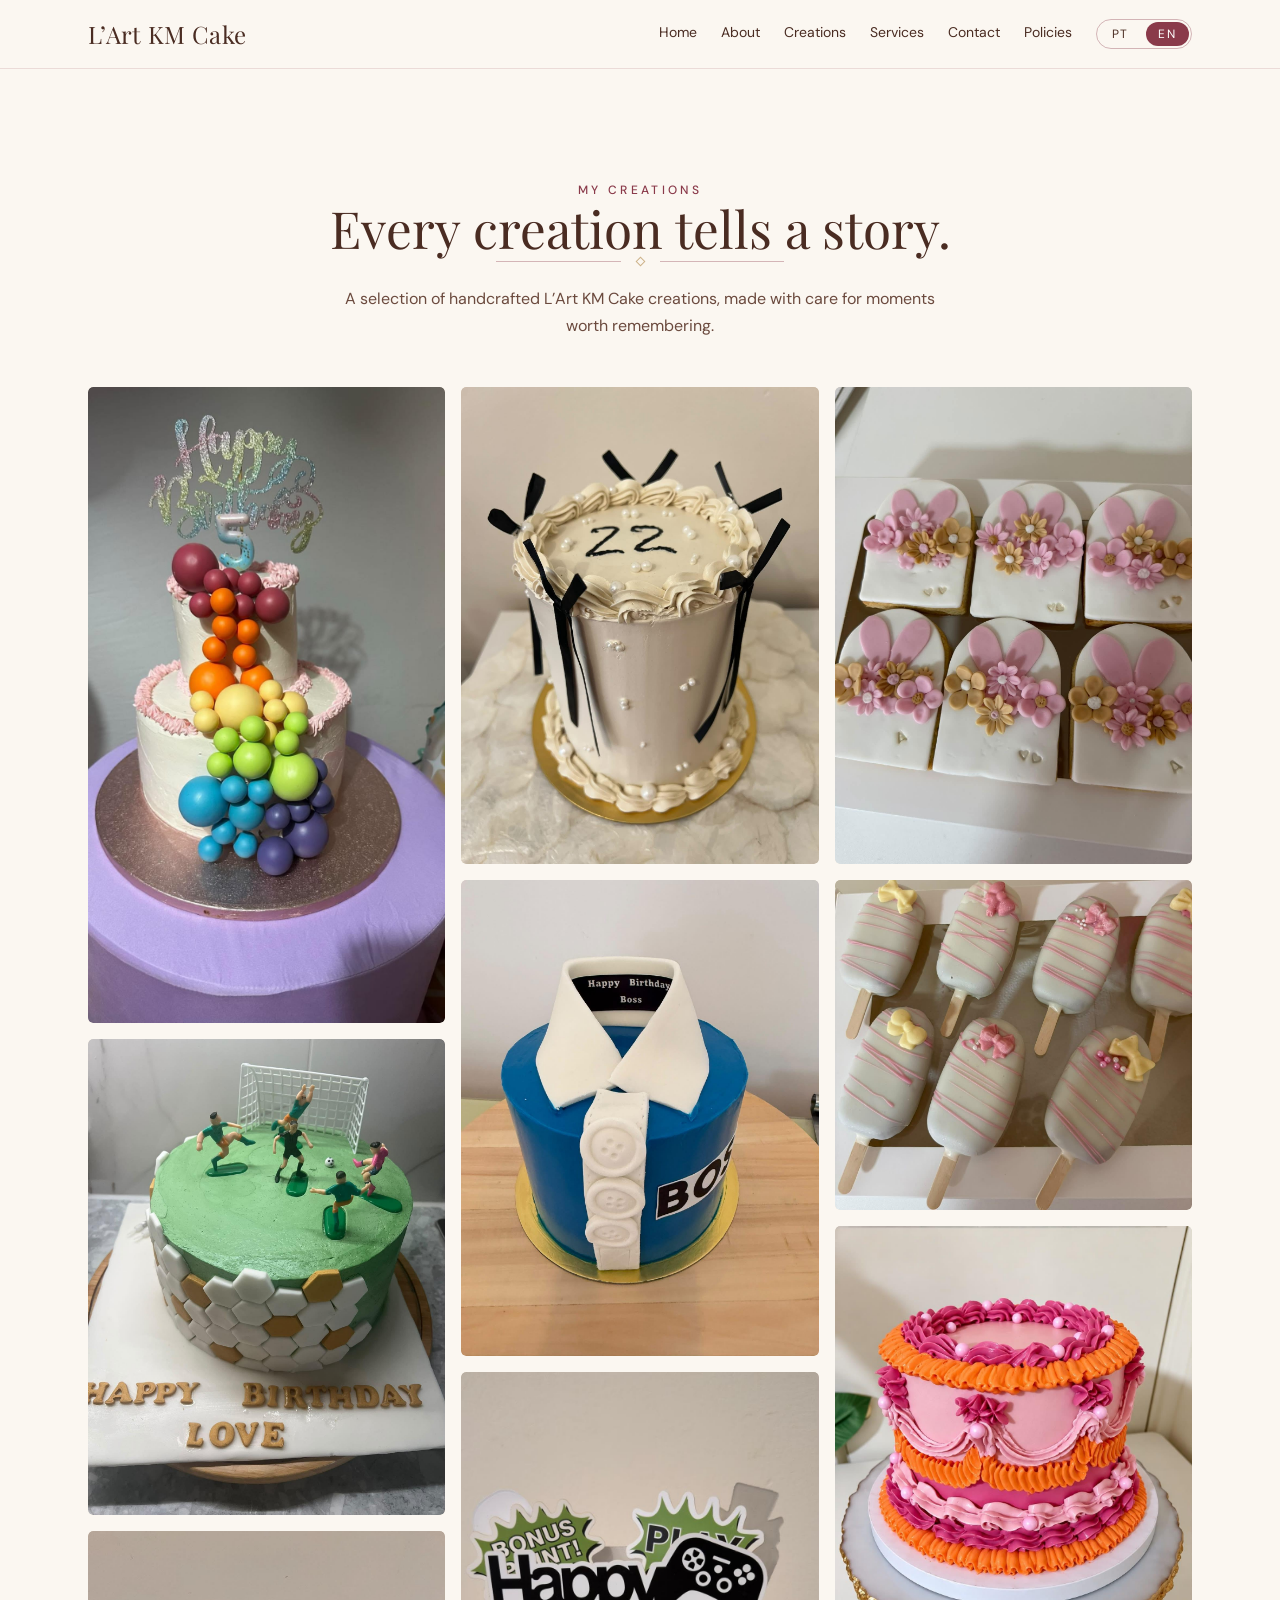
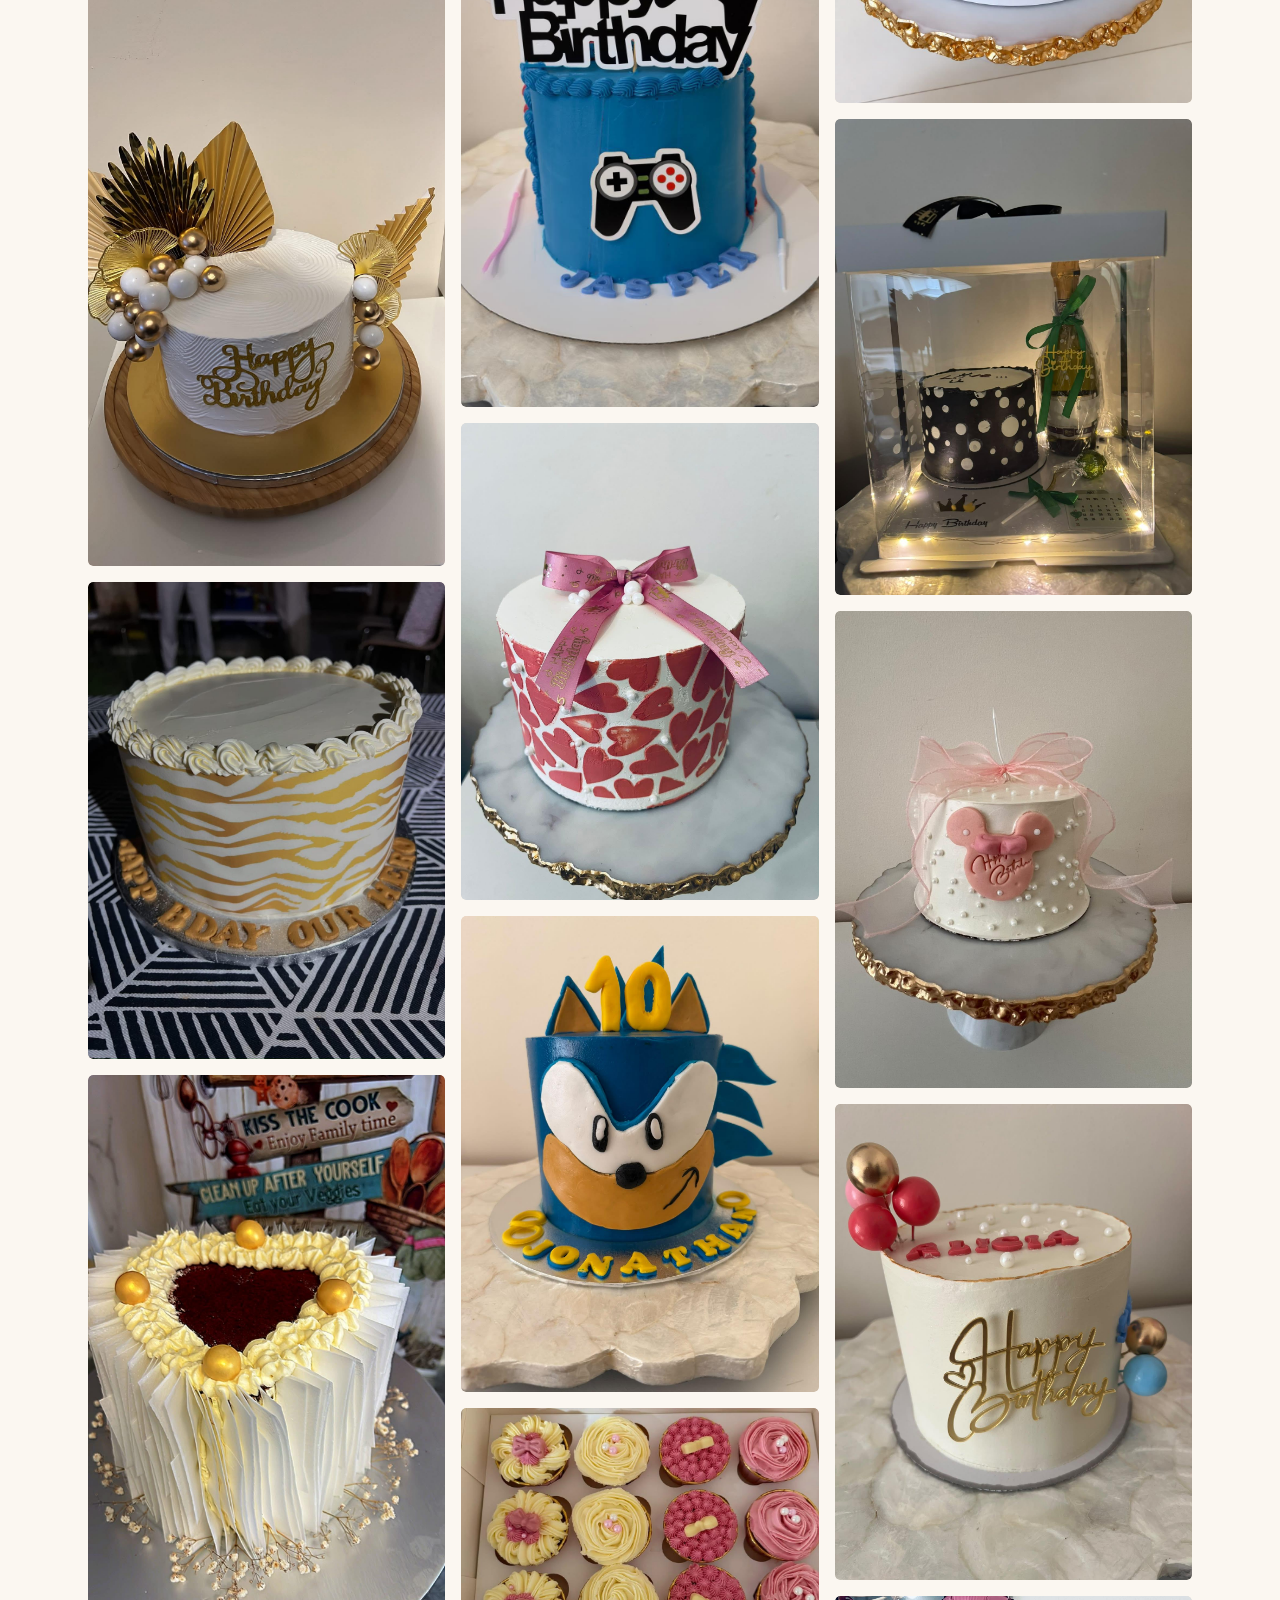
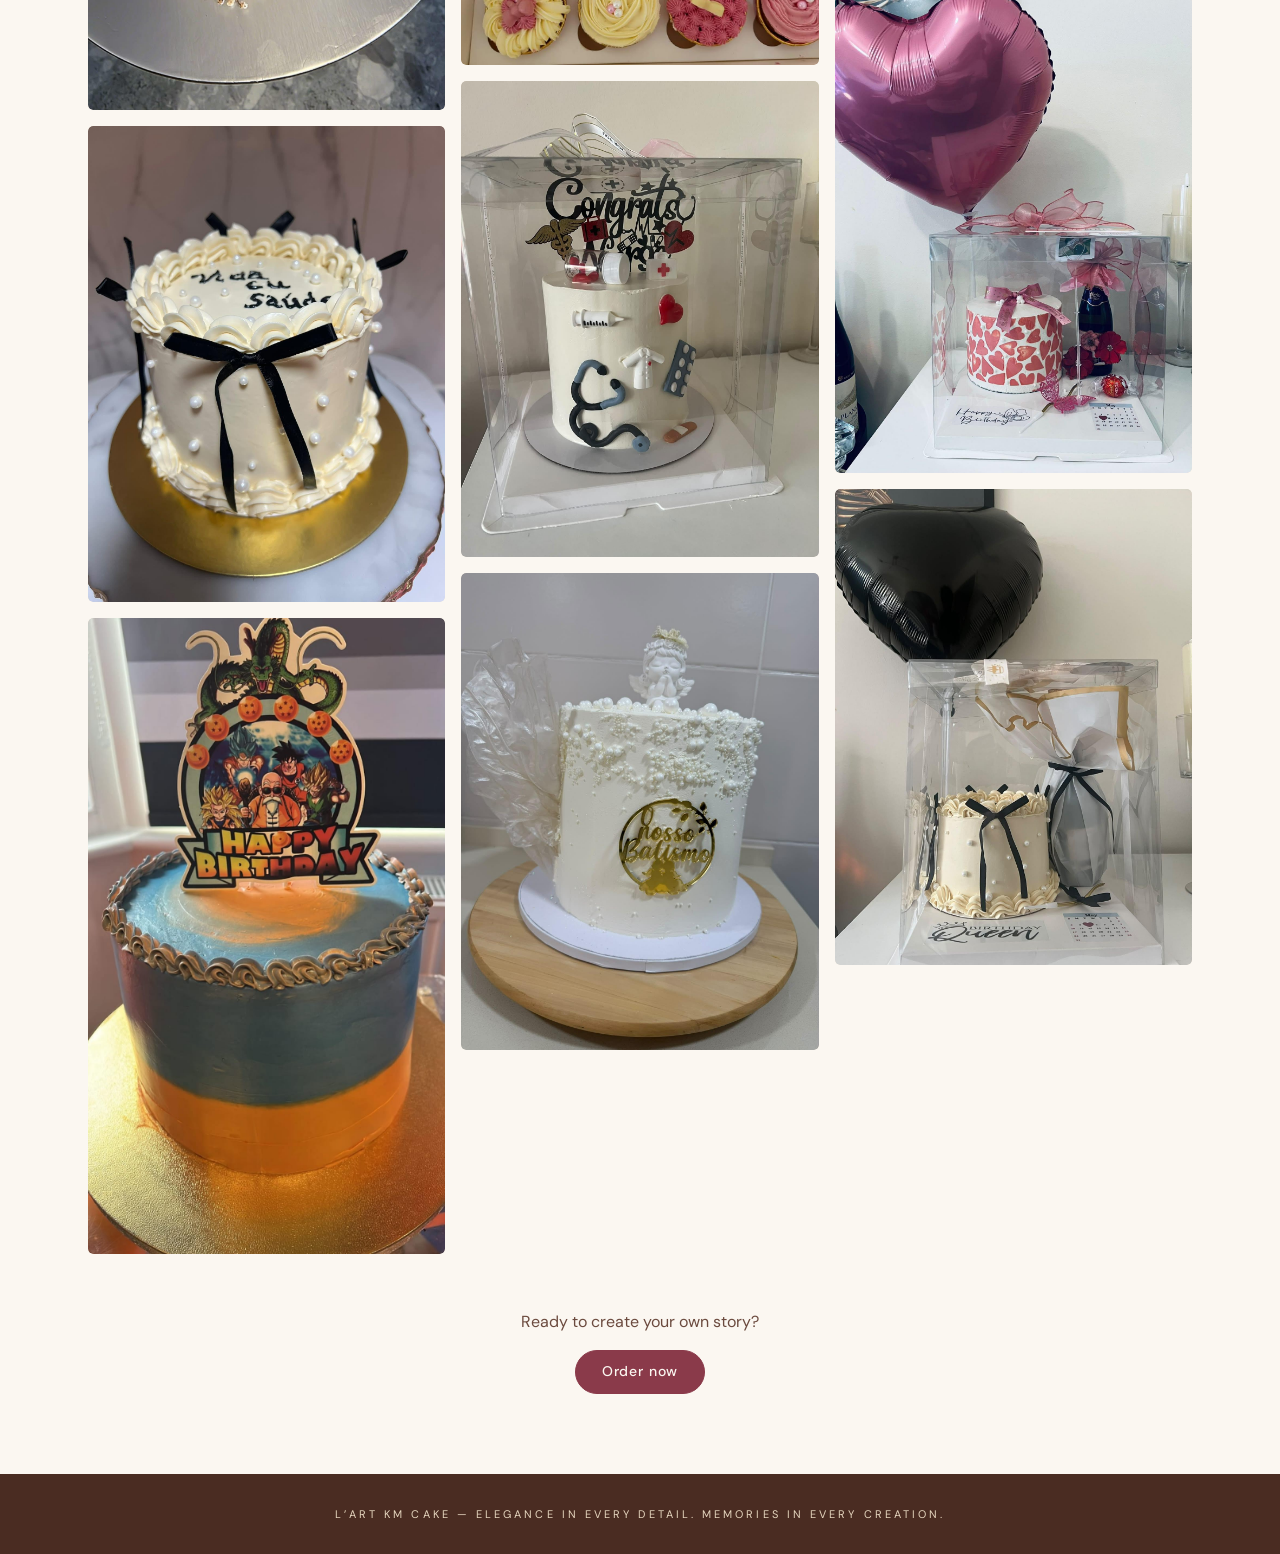
<file: creations/index.html>
<!DOCTYPE html>
<html lang="en" data-lang="en">
<head>
  <meta charset="UTF-8">
  <meta name="viewport" content="width=device-width, initial-scale=1.0">
  <title>L’Art KM Cake | My Creations</title>
  <meta name="description" content="A selection of handcrafted L’Art KM Cake creations.">
  <link rel="canonical" href="https://lartkmcake.co.uk/creations/">
  <link rel="icon" href="../images/logo/favicon.png">
  <link rel="preconnect" href="https://fonts.googleapis.com">
  <link rel="preconnect" href="https://fonts.gstatic.com" crossorigin>
  <link href="https://fonts.googleapis.com/css2?family=DM+Sans:wght@400;500&family=Playfair+Display:ital,wght@0,400;0,500;1,400&display=swap" rel="stylesheet">
  <link rel="stylesheet" href="../style.css">
  <style>
    .creations-page { background: var(--ivory); min-height: 100vh; }
    .creations-page-inner { padding-top: 7rem; padding-bottom: 5rem; }
    .creations-page-head { max-width: 48rem; margin: 0 auto 3rem; text-align: center; }
    .creations-page-head h1 { font-size: clamp(2rem, 4vw, 3.5rem); color: var(--choco); line-height: 1.15; margin: 0; }
    .creations-page-intro { max-width: 38rem; margin: 1.25rem auto 0; color: var(--text-soft); line-height: 1.7; }
    .creation-masonry { column-count: 3; column-gap: 1rem; }
    .creation-card { break-inside: avoid; margin: 0 0 1rem; background: transparent; border-radius: 5px; overflow: hidden; position: relative; }
    .creation-card img { display:block; width:100%; height:auto; object-fit:contain; border-radius:5px; }
    .creation-card figcaption { display:none; }
    .creation-card.is-placeholder { min-height: 220px; display:flex; align-items:center; justify-content:center; border:1px dashed rgba(138,58,74,.28); background: rgba(138,58,74,.035); }
    .creation-card.is-placeholder img { display:none; }
    .creation-card.is-placeholder figcaption { display:block; color: var(--wine); font-size:11px; letter-spacing:.18em; text-transform:uppercase; }
    .creations-page-footer { margin-top: 3.5rem; text-align:center; }
    .creations-page-footer p { color:var(--text-soft); margin-bottom:1rem; }
    @media (max-width: 767px) {
      .creations-page-inner { padding-top: 4.5rem; padding-bottom: 3.5rem; }
      .creation-masonry { column-count: 2; column-gap: .65rem; }
      .creation-card { margin-bottom: .65rem; }
    }
    @media (max-width: 420px) {
      .creation-masonry { column-count: 1; column-gap: 0; }
      .creation-card { margin-bottom: .8rem; }
    }
  </style>
</head>
<body>
  <a class="skip-link" href="#main"><span class="pt">Saltar para o conteúdo</span><span class="en">Skip to content</span></a>
  <header class="site-header">
    <div class="container header-inner">
      <a class="brand serif" href="../#inicio">L’Art KM Cake</a>
      <div class="header-right">
        <nav id="site-nav" class="nav" aria-label="Main / Principal">
          <a href="../#inicio" class="nav-link"><span class="pt">Início</span><span class="en">Home</span></a>
          <a href="../#sobre" class="nav-link"><span class="pt">Sobre</span><span class="en">About</span></a>
          <a href="../#criacoes" class="nav-link"><span class="pt">Criações</span><span class="en">Creations</span></a>
          <a href="../#servicos" class="nav-link"><span class="pt">Serviços</span><span class="en">Services</span></a>
          <a href="../#contato" class="nav-link"><span class="pt">Contato</span><span class="en">Contact</span></a>
          <a href="../#policies" class="nav-link"><span class="pt">Políticas</span><span class="en">Policies</span></a>
        </nav>
        <div class="lang-switch" role="group" aria-label="Idioma / Language">
          <button type="button" class="lang-btn" data-lang-set="pt" aria-pressed="false">PT</button>
          <button type="button" class="lang-btn" data-lang-set="en" aria-pressed="true">EN</button>
        </div>
        <button type="button" class="menu-toggle" aria-controls="site-nav" aria-expanded="false" aria-label="Menu">
          <span class="menu-bar"></span><span class="menu-bar"></span><span class="menu-bar"></span>
        </button>
      </div>
    </div>
  </header>

  <main id="main" class="creations-page">
    <div class="container creations-page-inner">
      <header class="creations-page-head">
        <p class="label"><span class="pt">MINHAS CRIAÇÕES</span><span class="en">MY CREATIONS</span></p>
        <h1 class="serif"><span class="pt">Cada criação conta uma história.</span><span class="en">Every creation tells a story.</span></h1>
        <div class="divider" aria-hidden="true"><span></span></div>
        <p class="creations-page-intro">
          <span class="pt">Uma seleção de criações artesanais da L’Art KM Cake, feitas com cuidado para momentos que merecem ser lembrados.</span>
          <span class="en">A selection of handcrafted L’Art KM Cake creations, made with care for moments worth remembering.</span>
        </p>
      </header>

      <div class="creation-masonry">
          <figure class="creation-card">
            <img width="900" height="1600" src="../images/gallery/creation-01.jpg" loading="lazy" alt="L’Art KM Cake creation 1 / Criação 1 da L’Art KM Cake">
            <figcaption>Criação 1</figcaption>
          </figure>
          <figure class="creation-card">
            <img width="1320" height="1760" src="../images/gallery/creation-02.jpg" loading="lazy" alt="L’Art KM Cake creation 2 / Criação 2 da L’Art KM Cake">
            <figcaption>Criação 2</figcaption>
          </figure>
          <figure class="creation-card">
            <img width="1170" height="2080" src="../images/gallery/creation-03.jpg" loading="lazy" alt="L’Art KM Cake creation 3 / Criação 3 da L’Art KM Cake">
            <figcaption>Criação 3</figcaption>
          </figure>
          <figure class="creation-card">
            <img width="1200" height="1600" src="../images/gallery/creation-04.jpg" loading="lazy" alt="L’Art KM Cake creation 4 / Criação 4 da L’Art KM Cake">
            <figcaption>Criação 4</figcaption>
          </figure>
          <figure class="creation-card">
            <img width="1170" height="2080" src="../images/gallery/creation-05.jpg" loading="lazy" alt="L’Art KM Cake creation 5 / Criação 5 da L’Art KM Cake">
            <figcaption>Criação 5</figcaption>
          </figure>
          <figure class="creation-card">
            <img width="1320" height="1760" src="../images/gallery/creation-06.jpg" loading="lazy" alt="L’Art KM Cake creation 6 / Criação 6 da L’Art KM Cake">
            <figcaption>Criação 6</figcaption>
          </figure>
          <figure class="creation-card">
            <img width="900" height="1600" src="../images/gallery/creation-07.jpg" loading="lazy" alt="L’Art KM Cake creation 7 / Criação 7 da L’Art KM Cake">
            <figcaption>Criação 7</figcaption>
          </figure>
          <figure class="creation-card">
            <img width="1320" height="1760" src="../images/gallery/creation-08.jpg" loading="lazy" alt="L’Art KM Cake creation 8 / Criação 8 da L’Art KM Cake">
            <figcaption>Criação 8</figcaption>
          </figure>
          <figure class="creation-card">
            <img width="1320" height="1760" src="../images/gallery/creation-09.jpg" loading="lazy" alt="L’Art KM Cake creation 9 / Criação 9 da L’Art KM Cake">
            <figcaption>Criação 9</figcaption>
          </figure>
          <figure class="creation-card">
            <img width="900" height="1600" src="../images/gallery/creation-10.jpg" loading="lazy" alt="L’Art KM Cake creation 10 / Criação 10 da L’Art KM Cake">
            <figcaption>Criação 10</figcaption>
          </figure>
          <figure class="creation-card">
            <img width="1320" height="1760" src="../images/gallery/creation-11.jpg" loading="lazy" alt="L’Art KM Cake creation 11 / Criação 11 da L’Art KM Cake">
            <figcaption>Criação 11</figcaption>
          </figure>
          <figure class="creation-card">
            <img width="1320" height="1760" src="../images/gallery/creation-12.jpg" loading="lazy" alt="L’Art KM Cake creation 12 / Criação 12 da L’Art KM Cake">
            <figcaption>Criação 12</figcaption>
          </figure>
          <figure class="creation-card">
            <img width="1080" height="776" src="../images/gallery/creation-13.jpg" loading="lazy" alt="L’Art KM Cake creation 13 / Criação 13 da L’Art KM Cake">
            <figcaption>Criação 13</figcaption>
          </figure>
          <figure class="creation-card">
            <img width="1320" height="1760" src="../images/gallery/creation-14.jpg" loading="lazy" alt="L’Art KM Cake creation 14 / Criação 14 da L’Art KM Cake">
            <figcaption>Criação 14</figcaption>
          </figure>
          <figure class="creation-card">
            <img width="1320" height="1760" src="../images/gallery/creation-15.jpg" loading="lazy" alt="L’Art KM Cake creation 15 / Criação 15 da L’Art KM Cake">
            <figcaption>Criação 15</figcaption>
          </figure>
          <figure class="creation-card">
            <img width="1320" height="1760" src="../images/gallery/creation-16.jpg" loading="lazy" alt="L’Art KM Cake creation 16 / Criação 16 da L’Art KM Cake">
            <figcaption>Criação 16</figcaption>
          </figure>
          <figure class="creation-card">
            <img width="1320" height="1222" src="../images/gallery/creation-17.jpg" loading="lazy" alt="L’Art KM Cake creation 17 / Criação 17 da L’Art KM Cake">
            <figcaption>Criação 17</figcaption>
          </figure>
          <figure class="creation-card">
            <img width="1086" height="1448" src="../images/gallery/creation-18.jpg" loading="lazy" alt="L’Art KM Cake creation 18 / Criação 18 da L’Art KM Cake">
            <figcaption>Criação 18</figcaption>
          </figure>
          <figure class="creation-card">
            <img width="1320" height="1760" src="../images/gallery/creation-19.jpg" loading="lazy" alt="L’Art KM Cake creation 19 / Criação 19 da L’Art KM Cake">
            <figcaption>Criação 19</figcaption>
          </figure>
          <figure class="creation-card">
            <img width="1200" height="1600" src="../images/gallery/creation-20.jpg" loading="lazy" alt="L’Art KM Cake creation 20 / Criação 20 da L’Art KM Cake">
            <figcaption>Criação 20</figcaption>
          </figure>
          <figure class="creation-card">
            <img width="1320" height="1760" src="../images/gallery/creation-21.jpg" loading="lazy" alt="L’Art KM Cake creation 21 / Criação 21 da L’Art KM Cake">
            <figcaption>Criação 21</figcaption>
          </figure>
          <figure class="creation-card">
            <img width="1320" height="1760" src="../images/gallery/creation-22.jpg" loading="lazy" alt="L’Art KM Cake creation 22 / Criação 22 da L’Art KM Cake">
            <figcaption>Criação 22</figcaption>
          </figure>
          <figure class="creation-card">
            <img width="1320" height="1760" src="../images/gallery/creation-23.jpg" loading="lazy" alt="L’Art KM Cake creation 23 / Criação 23 da L’Art KM Cake">
            <figcaption>Criação 23</figcaption>
          </figure>
      </div>

      <div class="creations-page-footer">
        <p><span class="pt">Quer criar a sua própria história?</span><span class="en">Ready to create your own story?</span></p>
        <a class="btn btn-primary" href="https://wa.me/message/HSHELMUKQOTOE1" target="_blank" rel="noopener noreferrer">
          <span class="pt">Encomendar</span><span class="en">Order now</span>
        </a>
      </div>
    </div>
  </main>

  <footer class="site-footer">
    <div class="container">
      <p class="label">L’Art KM Cake — <span class="pt">Elegância em cada detalhe. Memórias em cada criação.</span><span class="en">Elegance in every detail. Memories in every creation.</span></p>
    </div>
  </footer>

  <script src="../script.js"></script>
  <script>
    document.addEventListener('DOMContentLoaded', function () {
      document.querySelectorAll('.creation-card img').forEach(function (img) {
        img.addEventListener('error', function () {
          var card = img.closest('.creation-card');
          if (card) card.classList.add('is-placeholder');
        });
        if (img.complete && img.naturalWidth === 0) {
          var card = img.closest('.creation-card');
          if (card) card.classList.add('is-placeholder');
        }
      });
    });
  </script>
</body>
</html>
</file>
<file: style.css>
:root {

  --choco: #4a2c22;
  --text-soft: #6b4a3e;
  --wine: #8a3a4a;
  --wine-soft: #f6ecec;
  --ivory: #fbf7f1;
  --cream: #f5eee3;
  --beige: #ece1d2;
  --champ: #cdb38a;
  --footer-text: #e6d6bf;

  --background: var(--ivory);
  --primary: var(--wine);
  --secondary: var(--choco);
  --text: var(--choco);
  --accent: var(--champ);

  --font-sans: 'DM Sans', system-ui, -apple-system, 'Segoe UI', sans-serif;
  --font-serif: 'Playfair Display', Georgia, 'Times New Roman', serif;
  --header-h: 4.5rem;
}

*, *::before, *::after { box-sizing: border-box; }
html { scroll-behavior: smooth; scroll-padding-top: var(--header-h); -webkit-text-size-adjust: 100%; }
body {
  margin: 0;
  min-height: 100vh;
  width: 100%;
  overflow-x: hidden;
  font-family: var(--font-sans);
  color: var(--text);
  background: var(--ivory);
  line-height: 1.5;
}
h1, h2, h3, p, figure { margin: 0; }
img { max-width: 100%; display: block; background: var(--beige); }
a { color: inherit; text-decoration: none; }
button { font: inherit; color: inherit; cursor: pointer; }
.serif { font-family: var(--font-serif); font-weight: 400; }
.container { width: 100%; max-width: 72rem; margin: 0 auto; padding-left: 1.5rem; padding-right: 1.5rem; }

html[data-lang="pt"] .en,
html[data-lang="en"] .pt { display: none !important; }

.label {
  font-size: 12px; font-weight: 500; color: var(--wine);
  letter-spacing: .28em; text-transform: uppercase;
}

.skip-link {
  position: absolute; left: 1rem; top: -4rem; z-index: 50;
  background: var(--wine); color: var(--ivory); padding: .6rem 1rem; border-radius: 6px;
}
.skip-link:focus { top: .75rem; }

:focus-visible { outline: 2px solid var(--wine); outline-offset: 3px; }

.site-header {
  position: sticky; top: 0; z-index: 20;
  background: rgba(251, 247, 241, .94);
  border-bottom: 1px solid rgba(138, 58, 74, .15);
  -webkit-backdrop-filter: blur(6px); backdrop-filter: blur(6px);
}
.header-inner { display: flex; align-items: center; justify-content: space-between; gap: 1rem; padding-top: 1rem; padding-bottom: 1rem; }
.brand { font-size: 24px; letter-spacing: .02rem; color: var(--choco); white-space: nowrap; }
.header-right { display: flex; align-items: center; gap: 1.5rem; }
.nav { display: flex; align-items: center; gap: 1.5rem; font-size: 14px; }
.nav-link { position: relative; padding-bottom: 2px; color: var(--choco); }
.nav-link::after {
  content: ""; position: absolute; left: 0; bottom: 0; height: 1px; width: 0;
  background: var(--wine); transition: width .3s;
}
.nav-link:hover::after, .nav-link:focus-visible::after { width: 100%; }

.lang-switch {
  display: flex; align-items: center; gap: .25rem; padding: 2px;
  border: 1px solid rgba(138, 58, 74, .35); border-radius: 999px; font-size: 12px;
}
.lang-btn {
  background: transparent; border: 0; padding: .25rem .8rem;
  border-radius: 999px; letter-spacing: .12em; line-height: 1.4;
}
.lang-btn[aria-pressed="true"] { background: var(--wine); color: #fff; }

.menu-toggle {
  display: none; width: 44px; height: 44px; padding: 0;
  background: transparent; border: 1px solid rgba(138, 58, 74, .35); border-radius: 999px;
  flex-direction: column; align-items: center; justify-content: center; gap: 4px;
}
.menu-bar { display: block; width: 18px; height: 1.5px; background: var(--choco); transition: transform .25s, opacity .25s; }
.menu-toggle[aria-expanded="true"] .menu-bar:nth-child(1) { transform: translateY(5.5px) rotate(45deg); }
.menu-toggle[aria-expanded="true"] .menu-bar:nth-child(2) { opacity: 0; }
.menu-toggle[aria-expanded="true"] .menu-bar:nth-child(3) { transform: translateY(-5.5px) rotate(-45deg); }

.btn {
  display: inline-flex; align-items: center; justify-content: center; gap: .6rem;
  padding: .6rem 1.6rem; min-height: 44px; border-radius: 999px;
  border: 1px solid var(--wine); font-size: 14px; font-weight: 500;
  letter-spacing: .06em; line-height: 1.2; white-space: nowrap;
  transition: transform .25s ease, filter .25s ease;
}
.btn:hover { transform: translateY(-1px); filter: brightness(1.05); }
.btn svg { width: 17px; height: 17px; flex-shrink: 0; display: block; }
.btn-primary { background: var(--wine); color: var(--ivory); }
.btn-ghost { background: rgba(138, 58, 74, .06); color: var(--wine); }
.btn-contact { padding: .5rem 1.25rem; gap: .45rem; font-weight: 400; box-shadow: 0 2px 8px rgba(74, 44, 34, .06); }
.btn-contact svg { width: 15px; height: 15px; }

.divider { display: flex; align-items: center; gap: 1rem; max-width: 18rem; margin: 0 auto; }
.divider::before, .divider::after { content: ""; flex: 1; height: 1px; background: var(--wine); opacity: .35; }
.divider span { width: 7px; height: 7px; transform: rotate(45deg); border: 1px solid var(--champ); }
.section-divider { padding: .5rem 1.5rem; }
.rule { width: 4rem; height: 1px; background: var(--wine); margin: 1.75rem 0; }
.rule-sm { width: 2.5rem; height: 1px; background: var(--champ); margin: .75rem auto; }

.frame { position: relative; }
.frame::before {
  content: ""; position: absolute; inset: 14px -14px -14px 14px;
  border: 1px solid var(--wine); opacity: .45; border-radius: 4px; pointer-events: none;
}

@keyframes rise { from { opacity: 0; transform: translateY(14px); } to { opacity: 1; transform: none; } }
.rise { animation: rise .9s ease both; }

.hero { background: linear-gradient(var(--ivory), var(--cream)); }
.hero-grid { display: grid; gap: 3.5rem; align-items: center; padding-top: 5rem; padding-bottom: 5rem; }
.hero-text .label { margin-bottom: 1.5rem; }
.hero h1 { font-size: 52px; line-height: 1.1; color: var(--choco); }
.hero-sub { max-width: 28rem; font-size: 17px; line-height: 1.625; color: var(--text-soft); }
.hero-cta { margin-top: 2.25rem; }
.hero-img { position: relative; width: 100%; height: auto; max-height: 560px; object-fit: contain; border-radius: 4px; }

.about { background: var(--wine-soft); }
.about-editorial {
  display: grid; align-items: start;
  grid-template-columns: minmax(150px, .72fr) minmax(280px, 1.25fr) minmax(150px, .72fr);
  gap: clamp(1.25rem, 3vw, 3.5rem);
  padding-top: 4rem; padding-bottom: 4rem;
}
.about-copy { grid-column: 2; grid-row: 1; }
.about-photo-one, .about-photo-two { position: sticky; top: 6rem; align-self: start; z-index: 1; }
.about-photo-one { grid-column: 1; grid-row: 1; margin-top: 1rem; }
.about-photo-one > img:first-child { position: relative; top: clamp(7rem, 16vh, 11rem); }
.about-photo-two { grid-column: 3; grid-row: 1; margin-top: 5rem; display: flex; flex-direction: column; gap: 2rem; }
.about-editorial img { width: 100%; height: auto; aspect-ratio: 3 / 4; object-fit: cover; border-radius: 10px; }
.about-photo-one .about-added-image { aspect-ratio: auto; object-fit: contain; margin-top: 2rem; }
.about-head { text-align: center; margin-bottom: 1.5rem; }
.about-head .label { margin-bottom: .75rem; }
.about-head h2 { font-size: 24px; color: var(--choco); }
.story p { font-size: 16px; line-height: 1.7; color: var(--text-soft); margin-bottom: 1.25rem; }
.story .story-close { font-family: var(--font-serif); font-style: italic; color: var(--choco); margin-bottom: 0; }

.creations { background: var(--ivory); }
.creations-inner { padding-top: 5rem; padding-bottom: 5rem; }
.section-head { text-align: center; margin-bottom: 3.5rem; }
.section-head .label { margin-bottom: 1rem; }
.section-head h2 { font-size: 24px; line-height: 1.35; color: var(--choco); }
.section-head .divider { margin-top: 1.5rem; }

.gallery-grid {
  display: grid;
  gap: 1rem;
  grid-template-columns: 1.15fr .85fr .85fr;
  align-items: start;
}
.gallery-item { min-width: 0; margin: 0; overflow: hidden; border-radius: 4px; background: rgba(138,58,74,.05); }
.gallery-item img { display: block; width: 100%; height: auto; object-fit: contain; object-position: center; border-radius: 4px; }
.gallery-item:first-child { grid-column: auto; grid-row: auto; position: static; }

.gallery-grid-featured .gallery-item:nth-child(1) { grid-row: span 2; margin-right: .35rem; }
.gallery-grid-featured .gallery-item:nth-child(2) { grid-column: 2; }
.gallery-grid-featured .gallery-item:nth-child(3) { grid-column: 3; }
.gallery-grid-featured .gallery-item:nth-child(4) { grid-column: 2; }
.gallery-grid-featured .gallery-item:nth-child(5) { grid-column: 3; }

.creations-more {
  margin-top: 2.5rem;
  display: flex;
  align-items: center;
  justify-content: space-between;
  gap: 1.5rem;
  border-top: 1px solid rgba(138,58,74,.16);
  padding-top: 1.5rem;
}
.creations-more p { margin: 0; color: var(--text-soft); font-size: 14px; }

.services { display: grid; grid-template-columns: repeat(3, minmax(0, 1fr)); gap: 2rem; margin-top: 4rem; text-align: center; }
.service h3 { font-size: 19px; color: var(--choco); }
.service p { font-size: 15px; line-height: 1.625; color: var(--text-soft); }

.contact { background: linear-gradient(var(--wine-soft), var(--beige)); }
.contact-inner { max-width: 48rem; padding-top: 6rem; padding-bottom: 6rem; text-align: center; }
.contact-inner .label { margin-bottom: 1rem; }
.contact-inner h2 { font-size: 24px; color: var(--choco); }
.contact-inner .divider { margin: 1.75rem auto; }
.contact-text { font-size: 16px; line-height: 1.625; color: var(--text-soft); margin-bottom: 2.5rem; }
.contact-actions { display: flex; flex-direction: column; align-items: center; justify-content: center; gap: 1rem; }
.location { margin-top: 2rem; font-size: 14px; color: var(--text-soft); }

.policies { background: var(--ivory); }
.policies-inner { padding-top: 5rem; padding-bottom: 5rem; }
.policy-grid { display: grid; grid-template-columns: repeat(2, minmax(0, 1fr)); gap: 1.5rem 2.5rem; max-width: 56rem; margin: 0 auto; }
.policy { padding-top: 1rem; border-top: 1px solid rgba(138, 58, 74, .25); }
.policy h3 { font-size: 19px; color: var(--choco); margin-bottom: .5rem; }
.policy p { font-size: 15px; line-height: 1.625; color: var(--text-soft); }
.policy .placeholder { font-style: italic; opacity: .7; }

.site-footer { background: var(--choco); text-align: center; padding: 2rem 0; }
.site-footer .label { color: var(--footer-text); font-size: 11px; font-weight: 400; }

section[id] { scroll-margin-top: 92px; }

@media (min-width: 768px) {
  .hero-grid { grid-template-columns: 1fr 1fr; padding-top: 7rem; padding-bottom: 7rem; }
  .contact-actions { flex-direction: row; }
  .about-editorial { padding-top: 4rem; padding-bottom: 4rem; }
}

@media (max-width: 991px) {
  .gallery-grid { gap: .75rem; }
  .services { gap: 1.25rem; }
}

@media (max-width: 767px) {
  .container { padding-left: 1.25rem; padding-right: 1.25rem; }
  .header-inner { padding-top: .75rem; padding-bottom: .75rem; }
  .brand { font-size: 21px; }
  .header-right { gap: .75rem; }
  .menu-toggle { display: inline-flex; }

  .nav {
    position: absolute; top: 100%; left: 0; right: 0;
    flex-direction: column; align-items: stretch; gap: 0;
    background: var(--ivory); border-bottom: 1px solid rgba(138, 58, 74, .15);
    padding: .5rem 1.25rem 1rem; font-size: 16px;
    box-shadow: 0 10px 24px rgba(74, 44, 34, .08);
    visibility: hidden; opacity: 0; transform: translateY(-8px);
    transition: opacity .25s ease, transform .25s ease, visibility .25s;
  }
  .nav.is-open { visibility: visible; opacity: 1; transform: none; }
  .nav-link { display: block; padding: .9rem .25rem; border-bottom: 1px solid rgba(138, 58, 74, .1); }
  .nav-link:last-child { border-bottom: 0; }
  .nav-link::after { display: none; }

  .hero-grid { gap: 2.5rem; padding-top: 3rem; padding-bottom: 3.5rem; }
  .hero h1 { font-size: clamp(2.125rem, 9vw, 3.25rem); }
  .hero-img { max-height: 480px; }
  .frame::before { inset: 10px -8px -10px 8px; }

  .about-editorial { display: flex; flex-direction: column; gap: 1rem; padding-top: 3rem; padding-bottom: 3rem; }
  .about-copy { order: 1; }
  .about-photo-one { order: 2; margin: 0; width: 72%; align-self: flex-start; position: static; display: flex; flex-direction: column; }
  .about-photo-one .about-added-image { margin-top: .75rem; transform: rotate(1.5deg); }
  .about-photo-two { order: 3; margin: 0; width: 72%; align-self: flex-end; position: static; gap: 0; }
  .about-photo-two img:first-child { transform: rotate(1.5deg); }
  .about-photo-two img + img { margin-top: .75rem; }

  .creations-inner, .policies-inner { padding-top: 3.5rem; padding-bottom: 3.5rem; }
  .section-head { margin-bottom: 2.5rem; }
  .gallery-grid { grid-template-columns: 1fr 1fr; grid-template-rows: none; gap: .65rem; align-items: start; }
  .gallery-grid-featured .gallery-item:nth-child(n) { grid-column: auto; grid-row: auto; }
  .gallery-grid-featured .gallery-item:nth-child(1) { grid-column: 1 / -1; margin-right: 0; }
  .gallery-item img { width: 100%; height: auto; object-fit: contain; }
  .creations-more { flex-direction: column; align-items: stretch; text-align: center; gap: 1rem; }
  .creations-more .btn { width: 100%; }
  .services { grid-template-columns: 1fr; gap: 2rem; margin-top: 3rem; }
  .policy-grid { grid-template-columns: 1fr; }
  .contact-inner { padding-top: 4rem; padding-bottom: 4rem; }
  .btn-contact { width: 100%; max-width: 20rem; }
}

@media (max-width: 480px) {
  .label { letter-spacing: .2em; }
  .hero-cta .btn { width: 100%; }
  .about-photo-one, .about-photo-two { width: 80%; }
}

@media (prefers-reduced-motion: reduce) {
  html { scroll-behavior: auto; }
  .rise { animation: none; }
  .btn, .nav, .menu-bar, .nav-link::after { transition: none; }
}

.policies-section {
    width: 100%;
    padding: 110px 6%;
    background: #fbf7f1;
    color: #3d292d;
}

.policies-container {
    width: min(100%, 950px);
    margin: 0 auto;
}

.policies-heading {
    text-align: center;
    margin-bottom: 55px;
}

.policies-eyebrow {
    display: block;
    margin-bottom: 14px;
    color: #8a3a4a;
    font-size: 11px;
    font-weight: 600;
    letter-spacing: 3px;
    text-transform: uppercase;
}

.policies-heading h2 {
    margin: 0 auto 18px;
    color: #3d292d;
}

.policies-intro {
    max-width: 600px;
    margin: 0 auto;
    color: rgba(61, 41, 45, 0.72);
    font-size: 15px;
    line-height: 1.7;
}

.policy-language-switch {
    display: flex;
    align-items: center;
    justify-content: center;
    gap: 10px;
    margin-top: 25px;
    font-size: 13px;
    color: rgba(61, 41, 45, 0.45);
}

.policy-lang-btn {
    border: none;
    background: transparent;
    padding: 5px 2px;
    cursor: pointer;
    color: rgba(61, 41, 45, 0.45);
    font: inherit;
    font-weight: 600;
    letter-spacing: 1px;
    transition: color 0.25s ease;
}

.policy-lang-btn:hover,
.policy-lang-btn.active {
    color: #8a3a4a;
}

.policies-accordion {
    border-top: 1px solid rgba(138, 58, 74, 0.18);
}

.policy-item {
    border-bottom: 1px solid rgba(138, 58, 74, 0.18);
}

.policy-question {
    width: 100%;
    border: none;
    background: transparent;
    padding: 25px 5px;
    display: flex;
    align-items: center;
    justify-content: space-between;
    gap: 20px;
    cursor: pointer;
    color: #3d292d;
    text-align: left;
}

.policy-title {
    font-size: 16px;
    font-weight: 500;
    letter-spacing: 0.2px;
}

.policy-icon {
    flex: 0 0 auto;
    width: 28px;
    height: 28px;
    border: 1px solid rgba(138, 58, 74, 0.35);
    border-radius: 50%;
    display: flex;
    align-items: center;
    justify-content: center;
    color: #8a3a4a;
    font-size: 19px;
    font-weight: 300;
    line-height: 1;
    transition:
        transform 0.3s ease,
        background 0.3s ease,
        color 0.3s ease;
}

.policy-answer {
    display: grid;
    grid-template-rows: 0fr;
    transition: grid-template-rows 0.35s ease;
}

.policy-answer > div {
    overflow: hidden;
    opacity: 0;
    padding: 0 55px 0 5px;
    color: rgba(61, 41, 45, 0.72);
    font-size: 14px;
    line-height: 1.8;
    transition:
        opacity 0.25s ease,
        padding 0.35s ease;
}

.policy-item.open .policy-answer {
    grid-template-rows: 1fr;
}

.policy-item.open .policy-answer > div {
    opacity: 1;
    padding-bottom: 28px;
}

.policy-item.open .policy-icon {
    transform: rotate(45deg);
    background: #8a3a4a;
    color: #fff;
}

.policy-promise .policy-answer > div {
    color: #3d292d;
}

.policy-promise strong {
    color: #8a3a4a;
    font-weight: 600;
}

.policy-pt {
    display: none;
}

body.policy-language-pt .policy-en {
    display: none;
}

body.policy-language-pt .policy-pt {
    display: block;
}

body.policy-language-pt .policy-language-switch .policy-lang-btn[data-policy-language="en"] {
    color: rgba(61, 41, 45, 0.45);
}

body.policy-language-pt .policy-language-switch .policy-lang-btn[data-policy-language="pt"] {
    color: #8a3a4a;
}

@media (max-width: 767px) {

    .policies-section {
        padding: 80px 6%;
    }

    .policies-heading {
        margin-bottom: 40px;
    }

    .policy-question {
        padding: 21px 2px;
    }

    .policy-title {
        font-size: 15px;
        line-height: 1.4;
    }

    .policy-answer > div {
        padding-left: 2px;
        padding-right: 10px;
        font-size: 14px;
    }

    .policy-item.open .policy-answer > div {
        padding-bottom: 24px;
    }

    .policy-icon {
        width: 26px;
        height: 26px;
        font-size: 17px;
    }
}

.services-page {
  background: var(--cream);
  border-top: 1px solid rgba(138, 58, 74, .08);
}

.services-page-inner {
  padding-top: 6.5rem;
  padding-bottom: 6.5rem;
}

.services-page-head {
  max-width: 760px;
  margin: 0 auto 4rem;
  text-align: center;
}

.services-page-head h2 {
  color: var(--choco);
  font-size: clamp(2.15rem, 4.5vw, 3.15rem);
  line-height: 1.08;
  margin-top: .9rem;
}

.services-page-head .divider {
  margin: 1.6rem auto;
}

.services-page-intro {
  max-width: 620px;
  margin: 0 auto;
  color: var(--text-soft);
  font-size: 15px;
  line-height: 1.85;
}

.services-list {
  width: min(100%, 980px);
  margin: 0 auto;
  border-top: 1px solid rgba(138, 58, 74, .24);
}

.service-card {
  min-height: 0;
  padding: 1.35rem .15rem 1.4rem;
  background: transparent;
  border: 0;
  border-bottom: 1px solid rgba(138, 58, 74, .17);
  display: grid;
  grid-template-columns: 3.5rem minmax(0, 1fr) 2rem;
  align-items: center;
  column-gap: 1.25rem;
  position: relative;
  transition: padding-left .25s ease, border-color .25s ease;
}

.service-card:hover {
  background: transparent;
  transform: none;
  padding-left: .7rem;
  border-bottom-color: rgba(138, 58, 74, .34);
}

.service-number {
  color: var(--wine);
  font-size: .68rem;
  letter-spacing: .2em;
  font-weight: 600;
  opacity: .72;
}

.service-card h3 {
  margin: 0;
  color: var(--choco);
  font-size: clamp(1.2rem, 2vw, 1.65rem);
  line-height: 1.25;
  font-weight: 500;
  letter-spacing: -.01em;
}

.service-card::after {
  content: '↗';
  justify-self: end;
  color: var(--wine);
  font-size: 1.05rem;
  opacity: .48;
  transition: transform .25s ease, opacity .25s ease;
}

.service-card:hover::after {
  opacity: 1;
  transform: translate(3px, -2px);
}

@media (max-width: 767px) {
  .services-page-inner {
    padding-top: 4.5rem;
    padding-bottom: 4.5rem;
  }

  .services-page-head {
    margin-bottom: 3rem;
  }

  .services-page-head h2 {
    font-size: clamp(2rem, 9vw, 2.6rem);
  }

  .services-page-intro {
    font-size: 14px;
    line-height: 1.75;
  }

  .services-list {
    width: 100%;
  }

  .service-card,
  .service-card:hover {
    padding: 1.15rem 0;
    grid-template-columns: 2.15rem minmax(0, 1fr) 1.4rem;
    column-gap: .75rem;
  }

  .service-number {
    font-size: .62rem;
    letter-spacing: .16em;
    align-self: start;
    padding-top: .22rem;
  }

  .service-card h3 {
    font-size: 1.08rem;
    line-height: 1.35;
  }

  .service-card::after {
    font-size: .88rem;
  }
}

.reviews-section {
  background: var(--cream);
  border-top: 1px solid rgba(138, 58, 74, .08);
}

.reviews-inner {
  padding-top: 5.5rem;
  padding-bottom: 5.5rem;
}

.reviews-head {
  max-width: 760px;
  margin-left: auto;
  margin-right: auto;
}

.reviews-intro {
  max-width: 620px;
  margin: 1.2rem auto 0;
  color: var(--text-soft);
  font-size: 15px;
  line-height: 1.8;
}

.reviews-grid {
  width: min(100%, 1040px);
  margin: 2.75rem auto 0;
  display: grid;
  grid-template-columns: repeat(12, minmax(0, 1fr));
  gap: 1rem;
  align-items: start;
}

.review-card {
  margin: 0;
  min-width: 0;
  overflow: hidden;
  border-radius: 8px;
  background: #fff;
  box-shadow: 0 8px 24px rgba(74, 44, 34, .06);
}

.review-card:nth-child(1) { grid-column: span 4; }
.review-card:nth-child(2) { grid-column: span 4; }
.review-card:nth-child(3) { grid-column: span 4; }
.review-card:nth-child(4) { grid-column: span 6; }
.review-card:nth-child(5) { grid-column: span 6; }

.review-card img {
  display: block;
  width: 100%;
  height: auto;
  max-width: 100%;
  object-fit: contain;
  object-position: center;
}

.reviews-cta {
  margin-top: 2rem;
  display: flex;
  justify-content: center;
}

@media (max-width: 767px) {
  .reviews-inner {
    padding-top: 3.5rem;
    padding-bottom: 3.5rem;
  }

  .reviews-grid {
    grid-template-columns: 1fr;
    gap: .8rem;
    margin-top: 2rem;
  }

  .review-card:nth-child(n) {
    grid-column: 1;
  }

  .review-card {
    border-radius: 7px;
  }

  .reviews-cta .btn {
    width: 100%;
    max-width: 20rem;
  }
}

@media (min-width: 768px) {
  .about-photo-one > img:first-child {
    position: static;
    top: auto;
    margin-top: 3rem;
  }

  .gallery-grid-featured .gallery-item:nth-child(1) {
    align-self: center;
    margin-right: .35rem;
  }

  .gallery-grid-featured .gallery-item:nth-child(2) {
    align-self: center;
  }
}

@media (max-width: 767px) {
  .about-photo-one > img:first-child {
    position: static;
    top: auto;
    margin-top: 0;
  }

  .about-photo-one .about-added-image {
    margin-top: .75rem;
  }

  .gallery-grid-featured .gallery-item:nth-child(1),
  .gallery-grid-featured .gallery-item:nth-child(2) {
    align-self: start;
  }
}

@media (min-width: 768px) and (max-width: 859px) {
  .header-right { gap: .75rem; }
  .nav { gap: .6rem; }
}
.astera-credit {
  margin-top: 20px;
  font-size: 11px;
  text-align: center;
  color: #C8A96B;
}

.astera-credit a {
  color: #C8A96B;
  text-decoration: none;
  transition: opacity 0.2s ease;
}

.astera-credit a:hover {
  opacity: 0.7;
}
</file>
